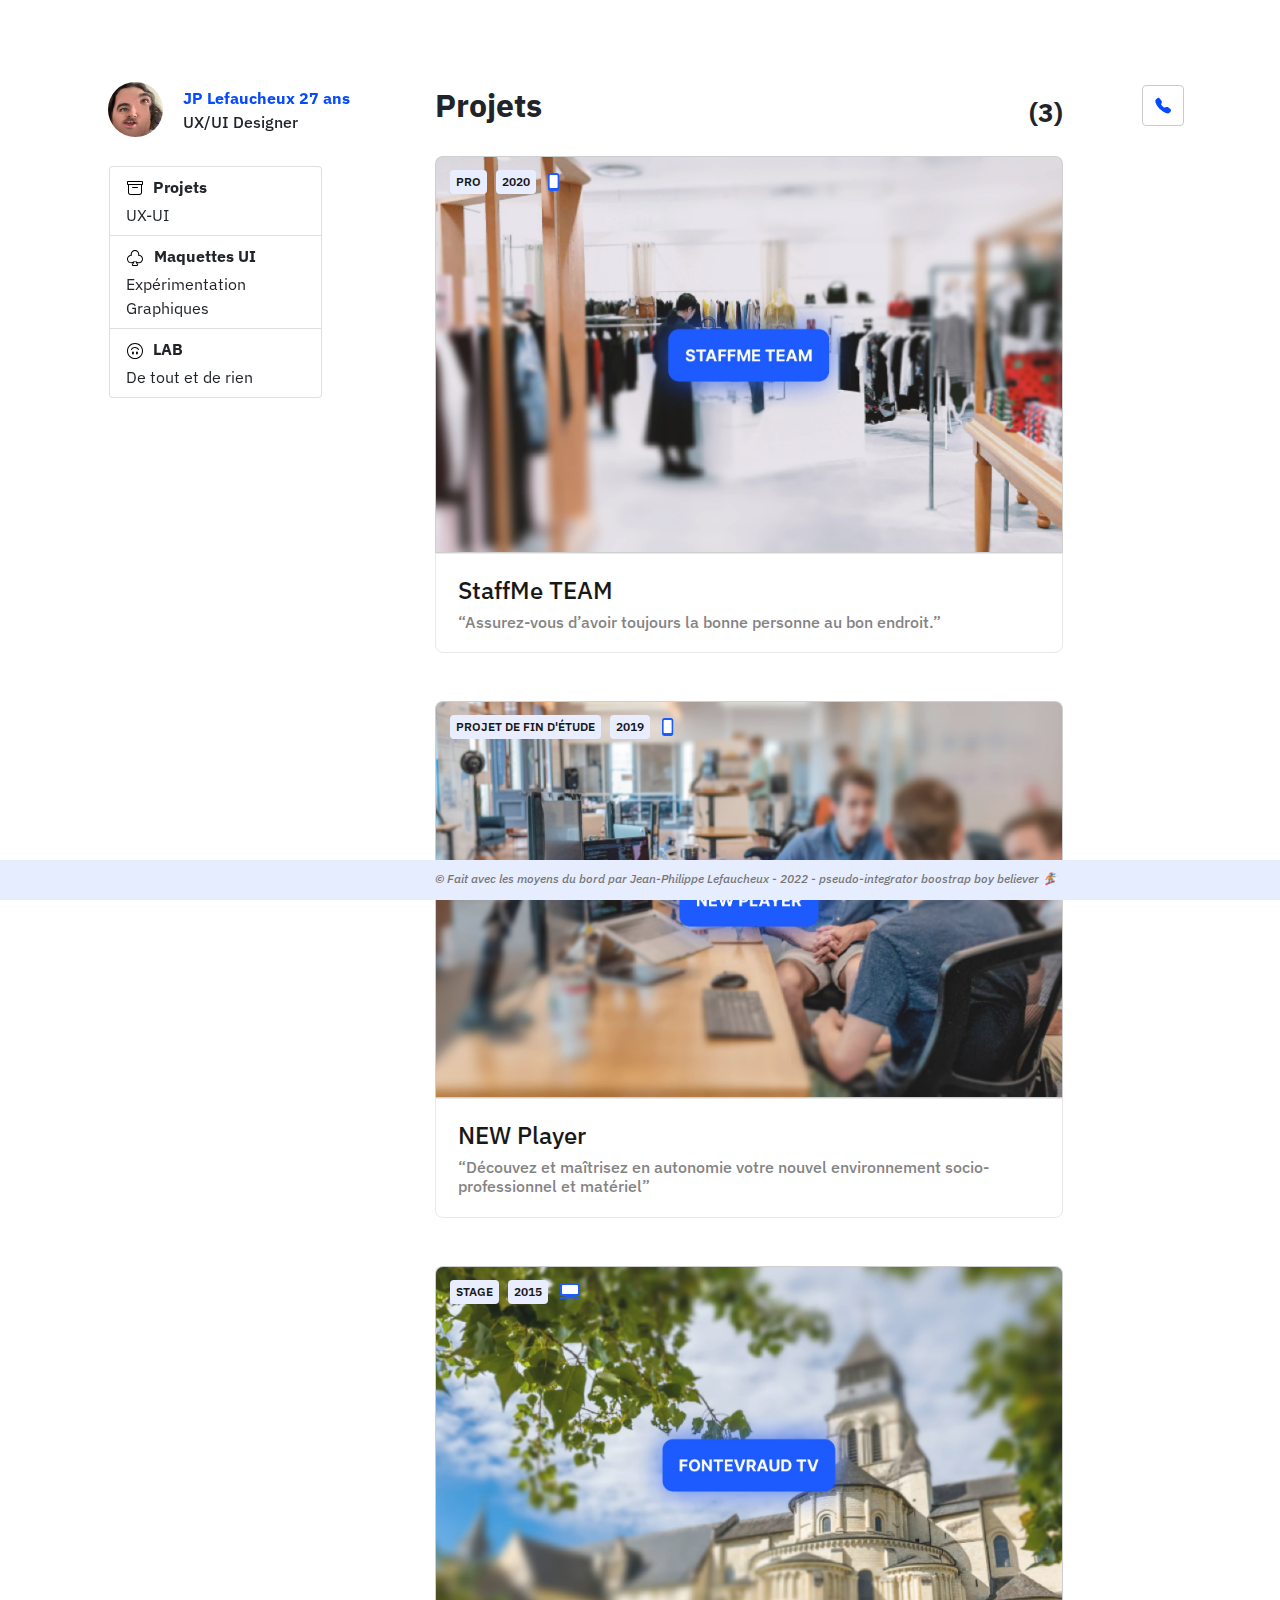
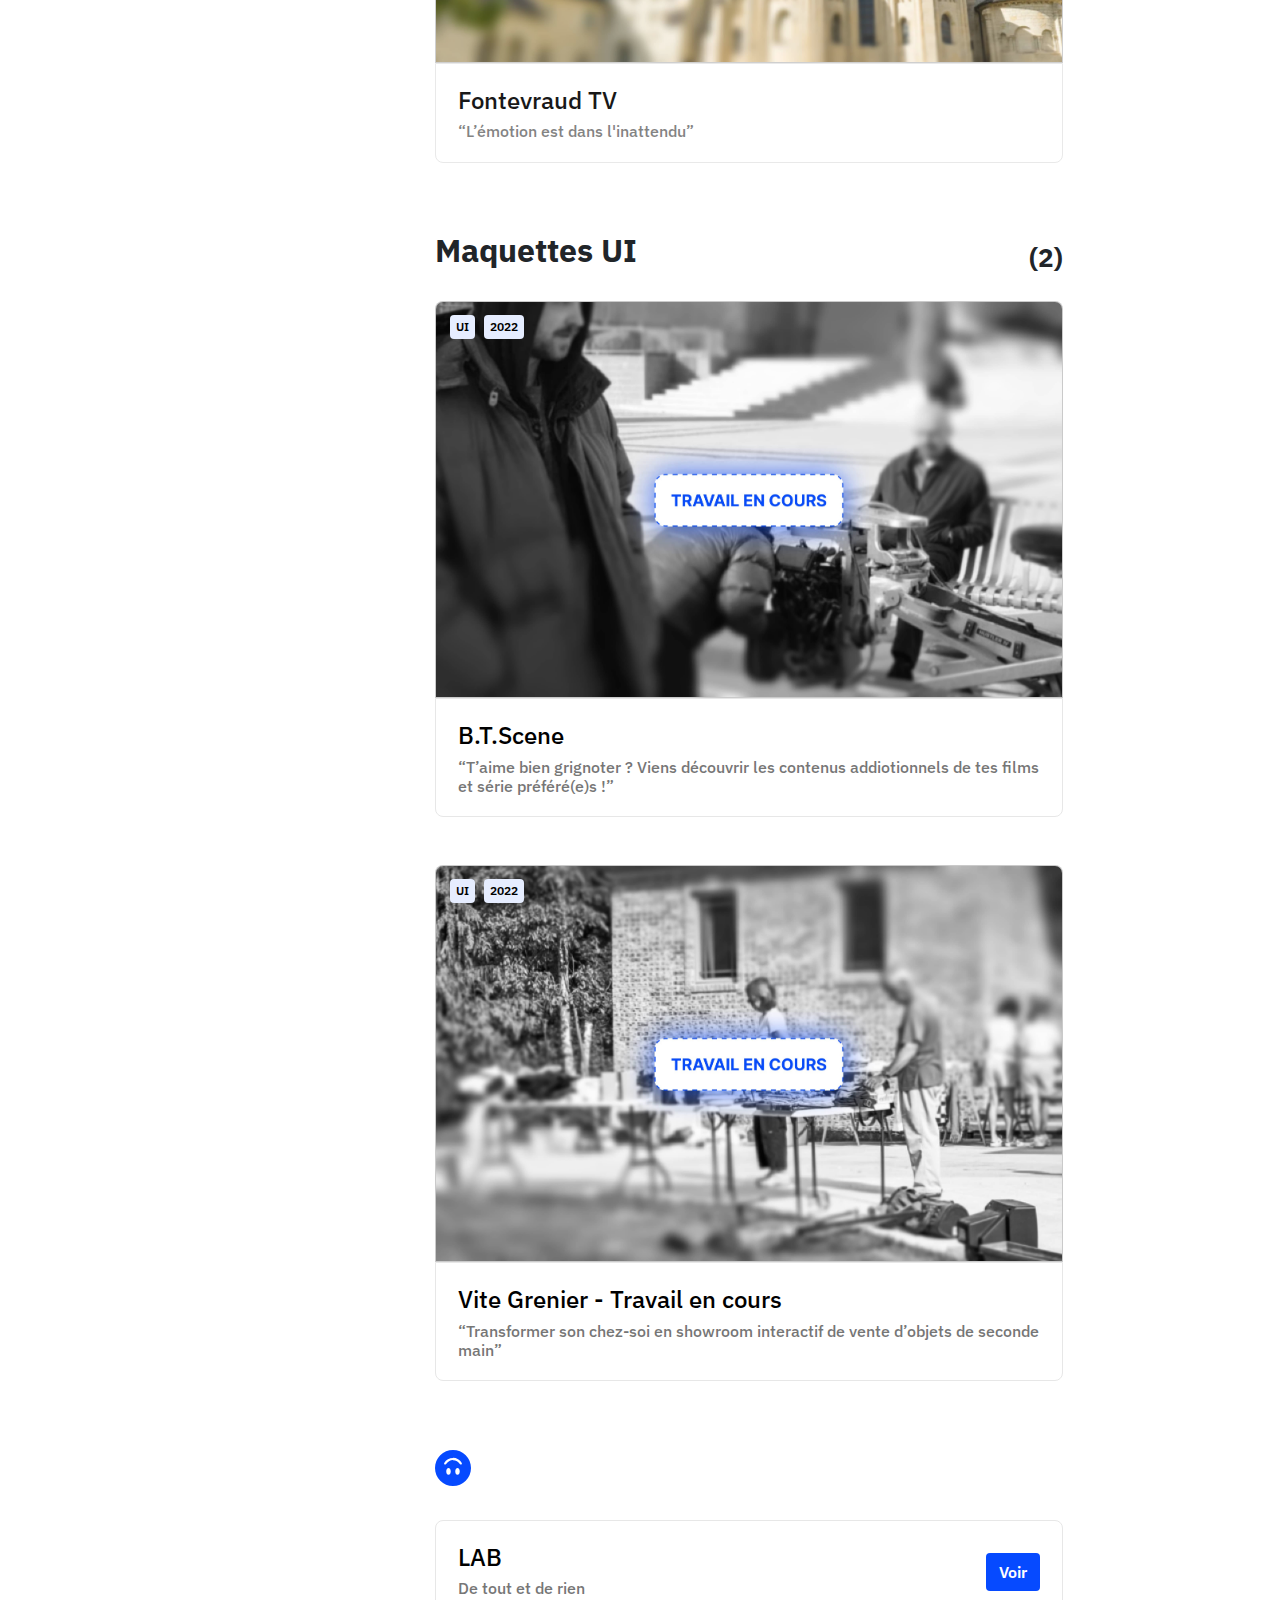
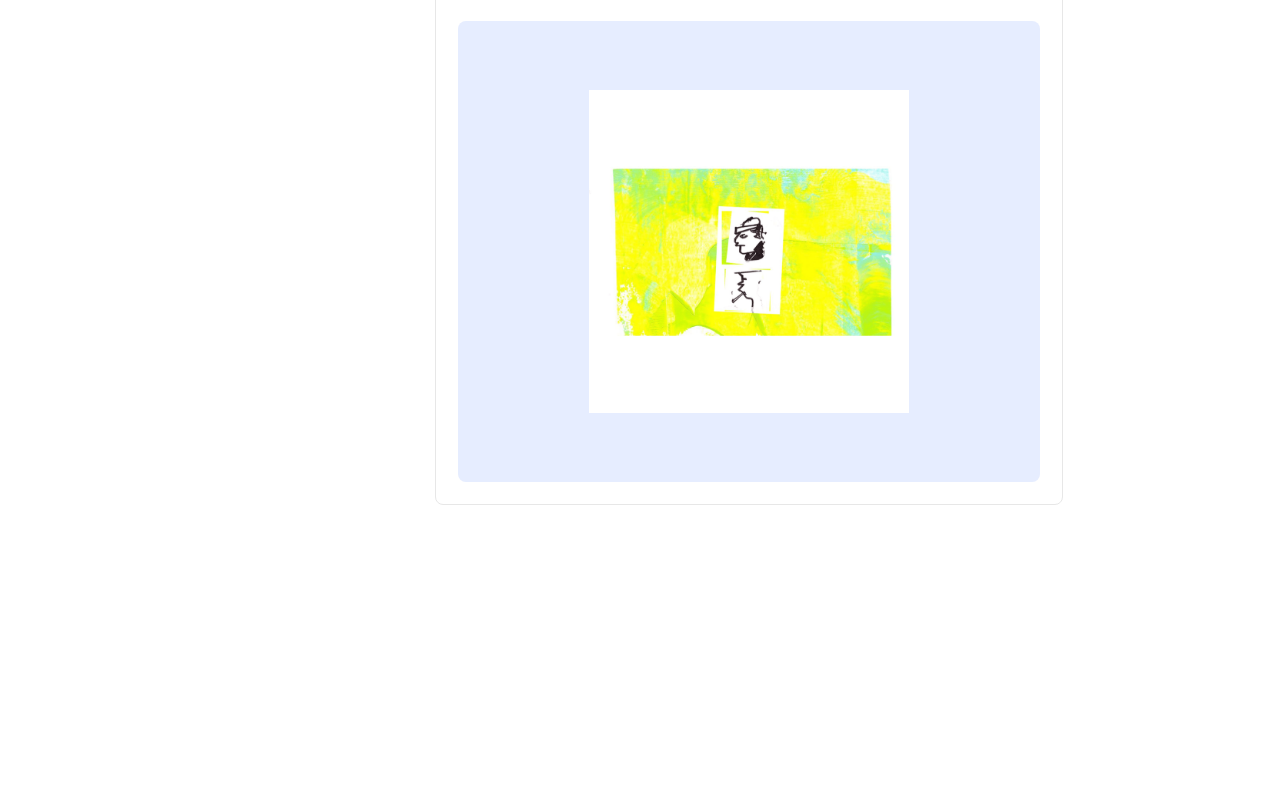
<file: index.html>
<!DOCTYPE html>
<html lang="en">

<head>
    <meta charset="UTF-8">
    <meta http-equiv="X-UA-Compatible" content="IE=edge">
    <meta name="viewport" content="width=device-width, initial-scale=1">
    <link rel="stylesheet" href="bootstrap.css">
    <link rel="stylesheet" href="style.css">
    <title>Jp's Portfolio</title>
    <link rel="shortcut icon" type="image/png" href="./img/favicone.png"/>
</head>
<!-- LEFT NAV -->
<!-- ______________________________________________________________________________________________________ -->
<body class="">
  <!-- Button contact -->
  <button class="btn btn-primary buttoncustomcontact" type="button" data-bs-toggle="offcanvas" data-bs-target="#offcanvasTop" aria-controls="offcanvasTop"><img src="media/icon/contact.svg" class="icocontact"></button>

  <!-- OFFCANVAS CONTENT -->
  <div class="offcanvas offcanvas-top customsize" tabindex="-1" id="offcanvasTop" aria-labelledby="offcanvasTopLabel">
    <div class="row">
      <!-- ALERT CONTENT -->
      <div class="alert alert-secondary justify-content-evenly alertcustominconctact" role="alert">

        <div class="ppinconctact col-3 offset-1">
          <img src="./img/ppjp.JPG" class="profilpicincontact">
          <div class="bioincontact">
            <span class="name3">JP Lefaucheux</span>
            <br>
            <span class="job">27 ans - UX/UI Designer</span>
          </div>
        </div>

        <button class="btn btn-primary closebutton" data-bs-dismiss="offcanvas"><img src="./media/icon/close.svg" class="icocustomlink"><span class="closebuttonico"></span></button>
        
        <a href="./img/cv-jeanphilippe-lefaucheux-all.pdf" target="_blank"><button class="btn btn-primary buttoncv"><img src="./media/icon/download-white.svg" class="closebuttonico"><span class="cvtitle">CV PDF</span></button></a>
        
        <a href="https://www.linkedin.com/in/jean-philippe-lefaucheux" target="_blank"><button class="btn btn-primary buttonlinkedin"><img src="./media/icon/linkedin.svg" class="icocustomlink"><span class="linktitle"></span>Linkedin</button></a>
        
        <a href="https://www.instagram.com/jpeg.io_dw/?hl=fr" target="_blank"><button class="btn btn-primary buttoninstagram"><img src="./media/icon/instagram.svg" class="icocustominsta"><span class="instatitle">Instagram</span></button></a>

        <a href="tel:06-13-94-00-50"><button class="btn btn-primary buttontel"><img src="./media/icon/call.svg" class="icocustominsta"><span class="instatitle">06 13 94 00 50</span></button></a>

        <a href="mailto:lefaucheux.jeanphilippe@gmail.com?subject=Hello JP 👋"><button class="btn btn-primary buttonmail"><img src="./media/icon/mail.svg" class="icocustominsta"><span class="instatitle">lefaucheux.jeanphilippe@gmail.com</span></button></a>
      </div>
    </div>
  </div>
  <!-- LEFT FIXED NAV -->
  <div class="left-pannel" tabindex="0">
    <div class="row">
      <div class="col-12 col-lg-4">
        <div class="bioblock">
          <img src="./img/ppjp.JPG" class="profilpic">
          <div class="bio">
            <span class="name3">JP Lefaucheux <span class="hidesmalldevice">27 ans</span></span>
            <br>
            <span class="job">UX/UI <span class="hidesmalldevice">Designer</span></span>
          </div>
        </div>
        
        <div class="list-group list-group-horizontal col-lg-2">

          <a href="#list-item-1" class="list-group-item customnavproject">
            <img src="media/icon/project.svg" class="iconavproject">
            <span class="name">Projets</span>
            <br>
            <span class="name2">UX-UI</span>
          </a>

          <a href="#list-item-2" class="list-group-item customnavui">
            <img src="media/icon/ui.svg" class="iconavui">
            <span class="name">Maquettes UI</span>
            <br><span class="name2">Expérimentation Graphiques</span>
          </a>

          <a href="#list-item-3" class="list-group-item customnnavlab">
            <img src="media/icon/lab.svg" class="iconavlab">
            <span class="name">LAB</span>
            <br>
            <span class="name2">De tout et de rien</span>
          </a>

        </div>
      </div>
      <p class="message-responsive"><span class="hey-mojie">🚧</span>
        <br><br>Web site still on construction on some part. Responsive Mobile will arrive asap. Contact part is curently working.</p>
      <!-- PROJECT PART -->
      <!-- ______________________________________________________________________________________________________ -->
      <div class="offset-xs-1 col-xs-10 offset-sm-1 col-sm-10 col-md-10 offset-md-1 offset-lg-4 col-lg-6">
        <div data-bs-spy="scroll" data-bs-target="#list-example" data-bs-offset="0" class="scrollspy-example" overflow-y: scroll; tabindex="0">
          <div class="">
            <h1 id="list-item-1" class="col-sm-12 orgablock1">Projets<span class="sizenumberproject">(3)</span></h1>
            <br>
            <!--
            <a href="#" class="project1">
              <div class="projectphoto1">
                <h1 class="badge bg-dark">PRO</h1>
                <h1 class="badge bg-secondary">2021</h1>
                <img src="./media/icon/desktop.svg" class="icon">
                <img src="media/icon/plus.svg">
                <img src="media/icon/phone.svg">
              </div>
              <div class="padtopone">
                <h4 id="" class="">StaffMe COMPANY</h4>
                <h6><span class="subtitle">“Besoin de renfort ?”</span></h6>
              </div>
            </a> -->

            <a href="./index-staffmeteam.html" class="hover-project">
              <div class="projectphoto2">
                <h1 class="badge bg-dark">PRO</h1>
                <h1 class="badge bg-secondary">2020</h1>
                <img src="media/icon/phone.svg" class="icon">
              </div>
              <div class="padtopone">
                <h4 id="" class="">StaffMe TEAM</h4>
                <h6><span class="subtitle">“Assurez-vous d’avoir toujours la bonne personne au bon endroit.”</span></h6>
              </div>
            </a>
            <br>
            <br>
            <a href="./index-np.html" class="hover-project">
              <div class="projectphoto1">
                <h1 class="badge bg-dark">PROJET DE FIN D'ÉTUDE</h1>
                <h1 class="badge bg-secondary">2019</h1>
                <img src="media/icon/phone.svg" class="icon">
              </div>
              <div class="padtopone">
                <h4 id="" class="">NEW Player</h4>
                <h6><span class="subtitle">“Découvez et maîtrisez en autonomie votre nouvel environnement socio-professionnel et matériel”</span></h6>
              </div>
            </a>
            <br>
            <br>
            <a href="./index-fontevraud.html" class="hover-project">
              <div class="projectphoto3">
                <h1 class="badge bg-dark">STAGE</h1>
                <h1 class="badge bg-secondary">2015</h1>
                <img src="./media/icon/tv.svg" class="icon">
              </div>
              <div class="padtopone">
                <h4 id="" class="">Fontevraud TV</h4>
                <h6><span class="subtitle">“L’émotion est dans l'inattendu”</span></h6>
              </div>
            </a>
          </div>
          <!-- UI'S PROJECT PART -->
          <!-- ______________________________________________________________________________________________________ -->
          <div class="">
            <h1 id="list-item-2" class="col-sm-12 orgablock2">Maquettes UI<span class="float-end sizenumberproject">(2)</span></h1>
            <br>
            <!--
            <a href="#" class="hover-project"> -->
              <div class="projectphoto4">
                <h1 class="badge bg-dark">UI</h1>
                <h1 class="badge bg-secondary">2022</h1>
              </div>
              <div class="padtopone">
                <h4 id="" class="">B.T.Scene</h4>
                <h6><span class="subtitle">“T’aime bien grignoter ? Viens découvrir les contenus addiotionnels de tes films et série préféré(e)s !”</span></h6>
              </div>
            <!-- 
            </a> -->
            <br>
            <br>
            <!--
            <a href="#" class="hover-project"> -->
              <div class="projectphoto5">
                <h1 class="badge bg-dark">UI</h1>
                <h1 class="badge bg-secondary">2022</h1>
              </div>
              <div class="padtopone">
                <h4 id="" class="">Vite Grenier - Travail en cours</h4>
                <h6><span class="subtitle">“Transformer son chez-soi en showroom interactif de vente d’objets de seconde main”</span></h6>
              </div>
            <!--
            </a> -->
            <!--
            <a href="#" class="hover-project">
              <div class="padtopthree">
                <h4 id="" class="">B.T.Scene</h4>
                  <h6><span class="subtitle">“T’aime bien grignoter ? Viens découvrir les contenus addiotionnels de tes films et série préféré(e)s !”.</span></h6>
              </div>
            </a> 
            <a href="#" class="hover-project">
              <div class="padtoptwo">
                <h4 id="" class="">VITE GRENIER</h4>
                  <h6><span class="subtitle">“Transformer son chez soit en showroom interactif de vente d’objet de seconde main”.</span></h6>
              </div>
            </a>
            <div class="padtoptwo">
              <h4 id="" class="">DOCU-RATION</h4>
                <h6><span class="subtitle">“Parcourir un catalogue de documentaires boulversants”.</span></h6>
            </div> -->
            <!--
            <div class="padtoptwo">
              <h4 id="" class="">REMINDER</h4>
                <h6><span class="subtitle">“Un site pour les “chercheurs” d’appartement passif”. </span></h6>
            </div> -->
          </div>
          <!-- LAB'S PART -->
          <!-- ______________________________________________________________________________________________________ -->
          <div class="">
            <h1 id="list-item-3" class="col-sm-12 orgablock2"><img src="media/icon/full-smile.svg" class="icotitle"><span class="float-end sizenumberproject"></span></h1>
            <br>
            <div class="padtoplab">
              <a href="./index-lab.html">
                <button class="btn buttoncustom">Voir</button>
              </a>
              <h4 id="" class="">LAB</h4>
              <h6><span class="subtitle">De tout et de rien</span></h6>
              <div class="projectphotolab">
              </div>
            </div>
          </div>
        </div>
      </div>
    </div>
  </div>
  <!-- FOOTER -->
  <!-- ______________________________________________________________________________________________________ -->
  <footer>
    <h6 class="col-xs-0 offset-xs-0 col-lg-8 offset-lg-4"><span class="footertext">© Fait avec les moyens du bord par Jean-Philippe Lefaucheux - 2022 - pseudo-integrator boostrap boy believer 🏂</span></h6>
  </footer>
  <!-- RUNNING SCRIPT -->
  <script src="https://cdn.jsdelivr.net/npm/@popperjs/core@2.10.2/dist/umd/popper.min.js" integrity="sha384-7+zCNj/IqJ95wo16oMtfsKbZ9ccEh31eOz1HGyDuCQ6wgnyJNSYdrPa03rtR1zdB" crossorigin="anonymous"></script>
  <script src="https://cdn.jsdelivr.net/npm/bootstrap@5.1.3/dist/js/bootstrap.min.js" integrity="sha384-QJHtvGhmr9XOIpI6YVutG+2QOK9T+ZnN4kzFN1RtK3zEFEIsxhlmWl5/YESvpZ13" crossorigin="anonymous"></script>
</body>
</html>
</file>
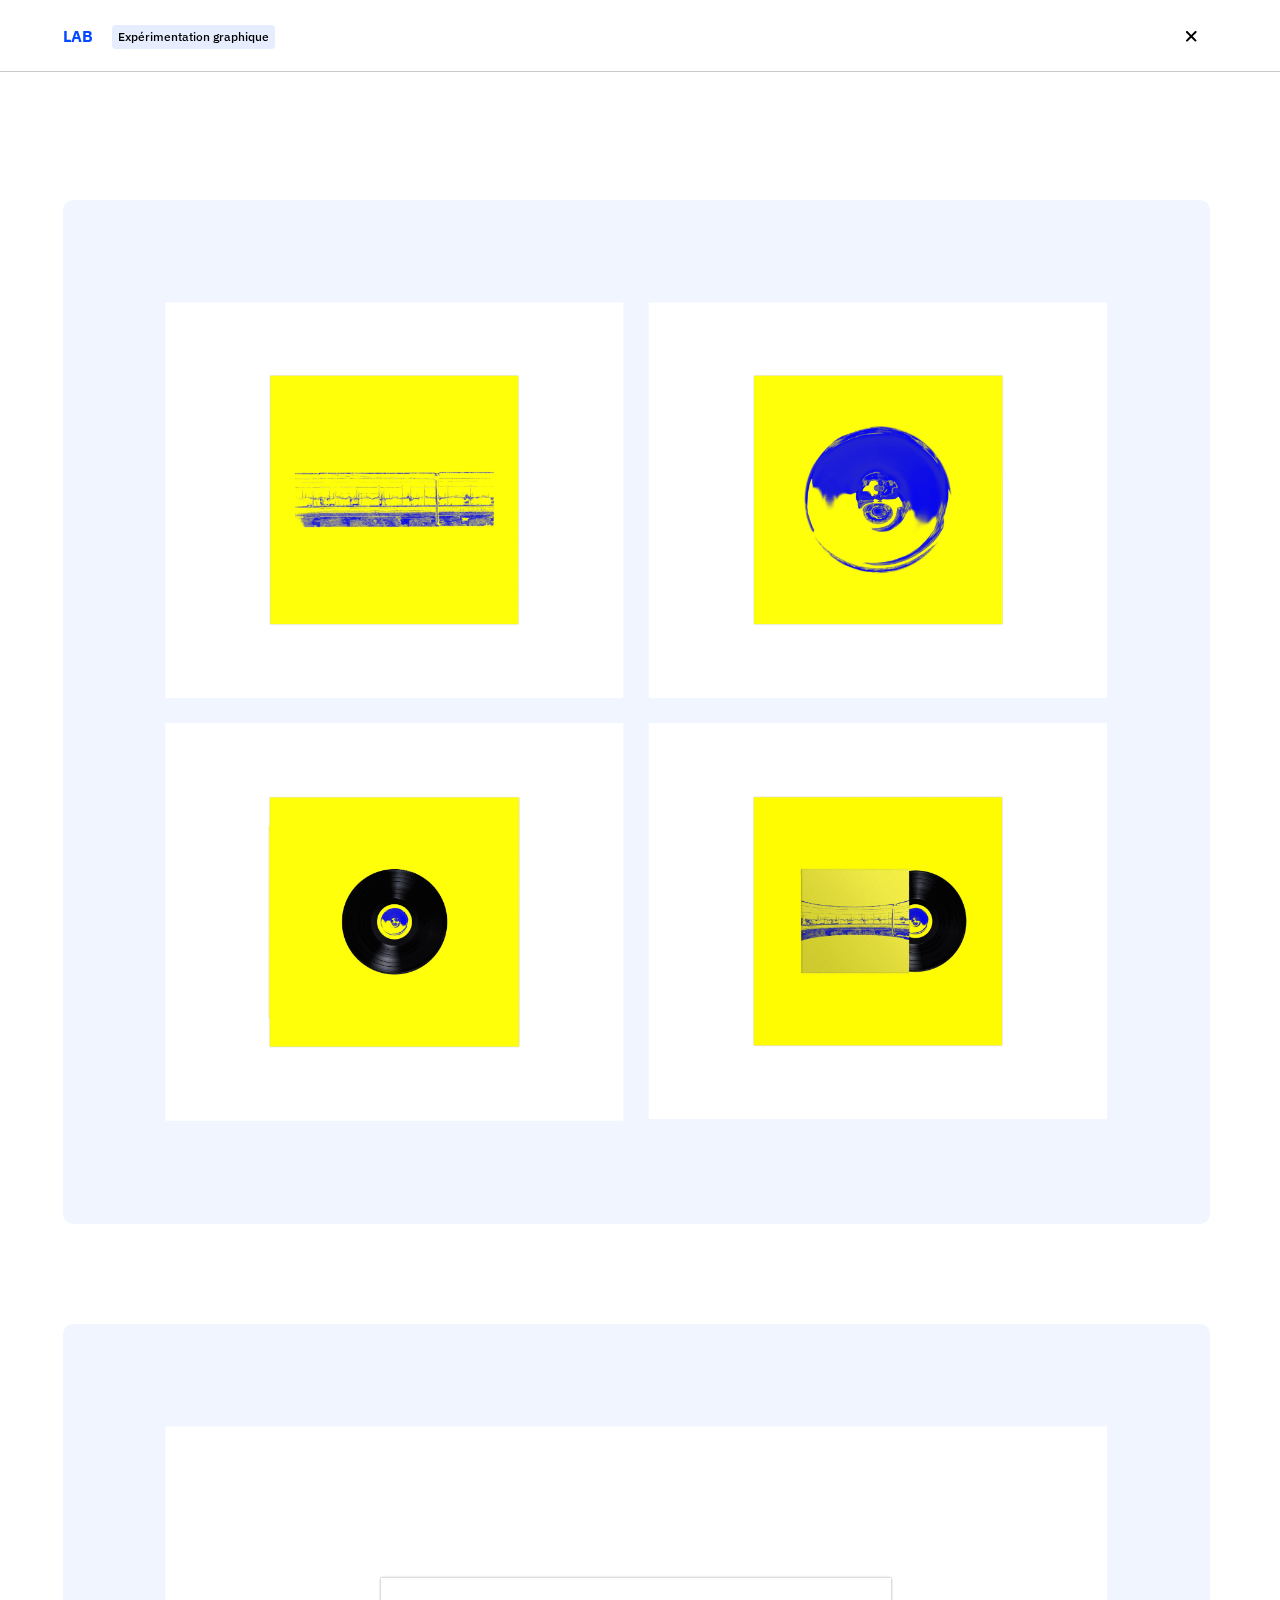
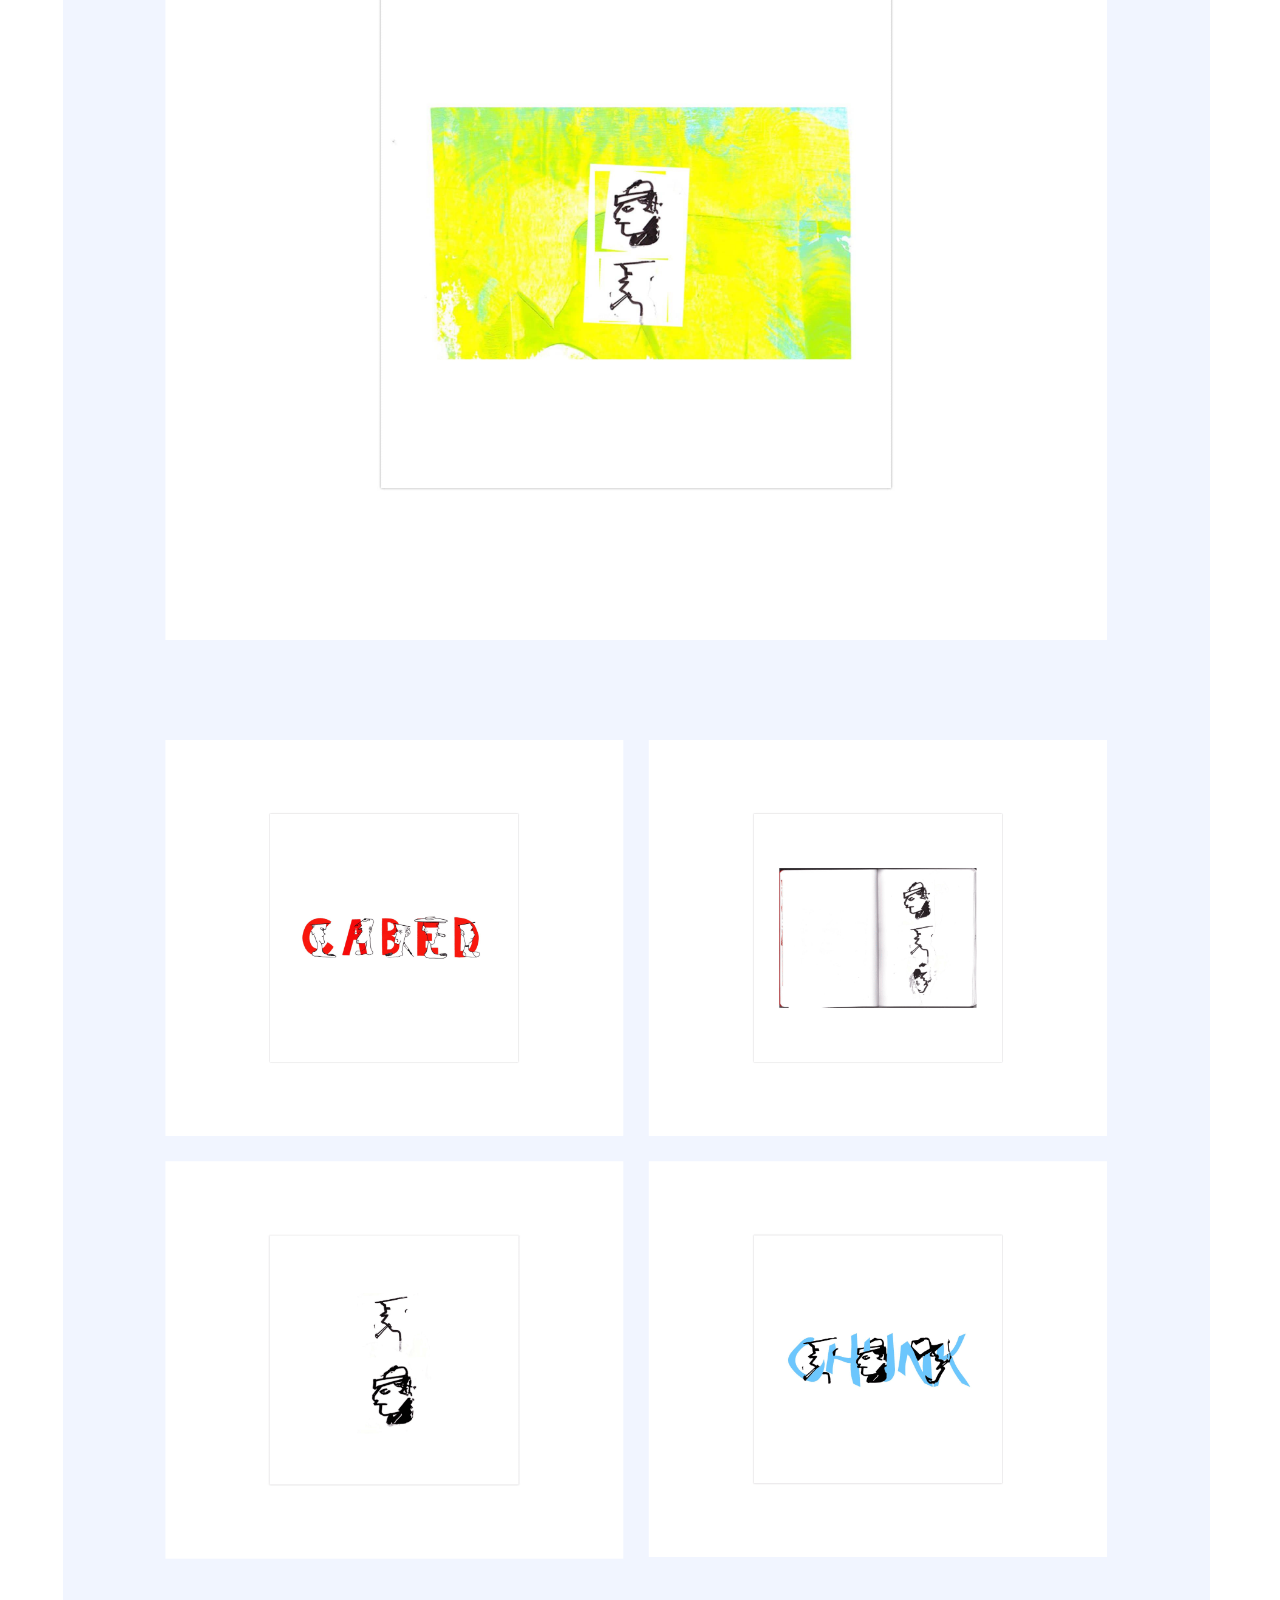
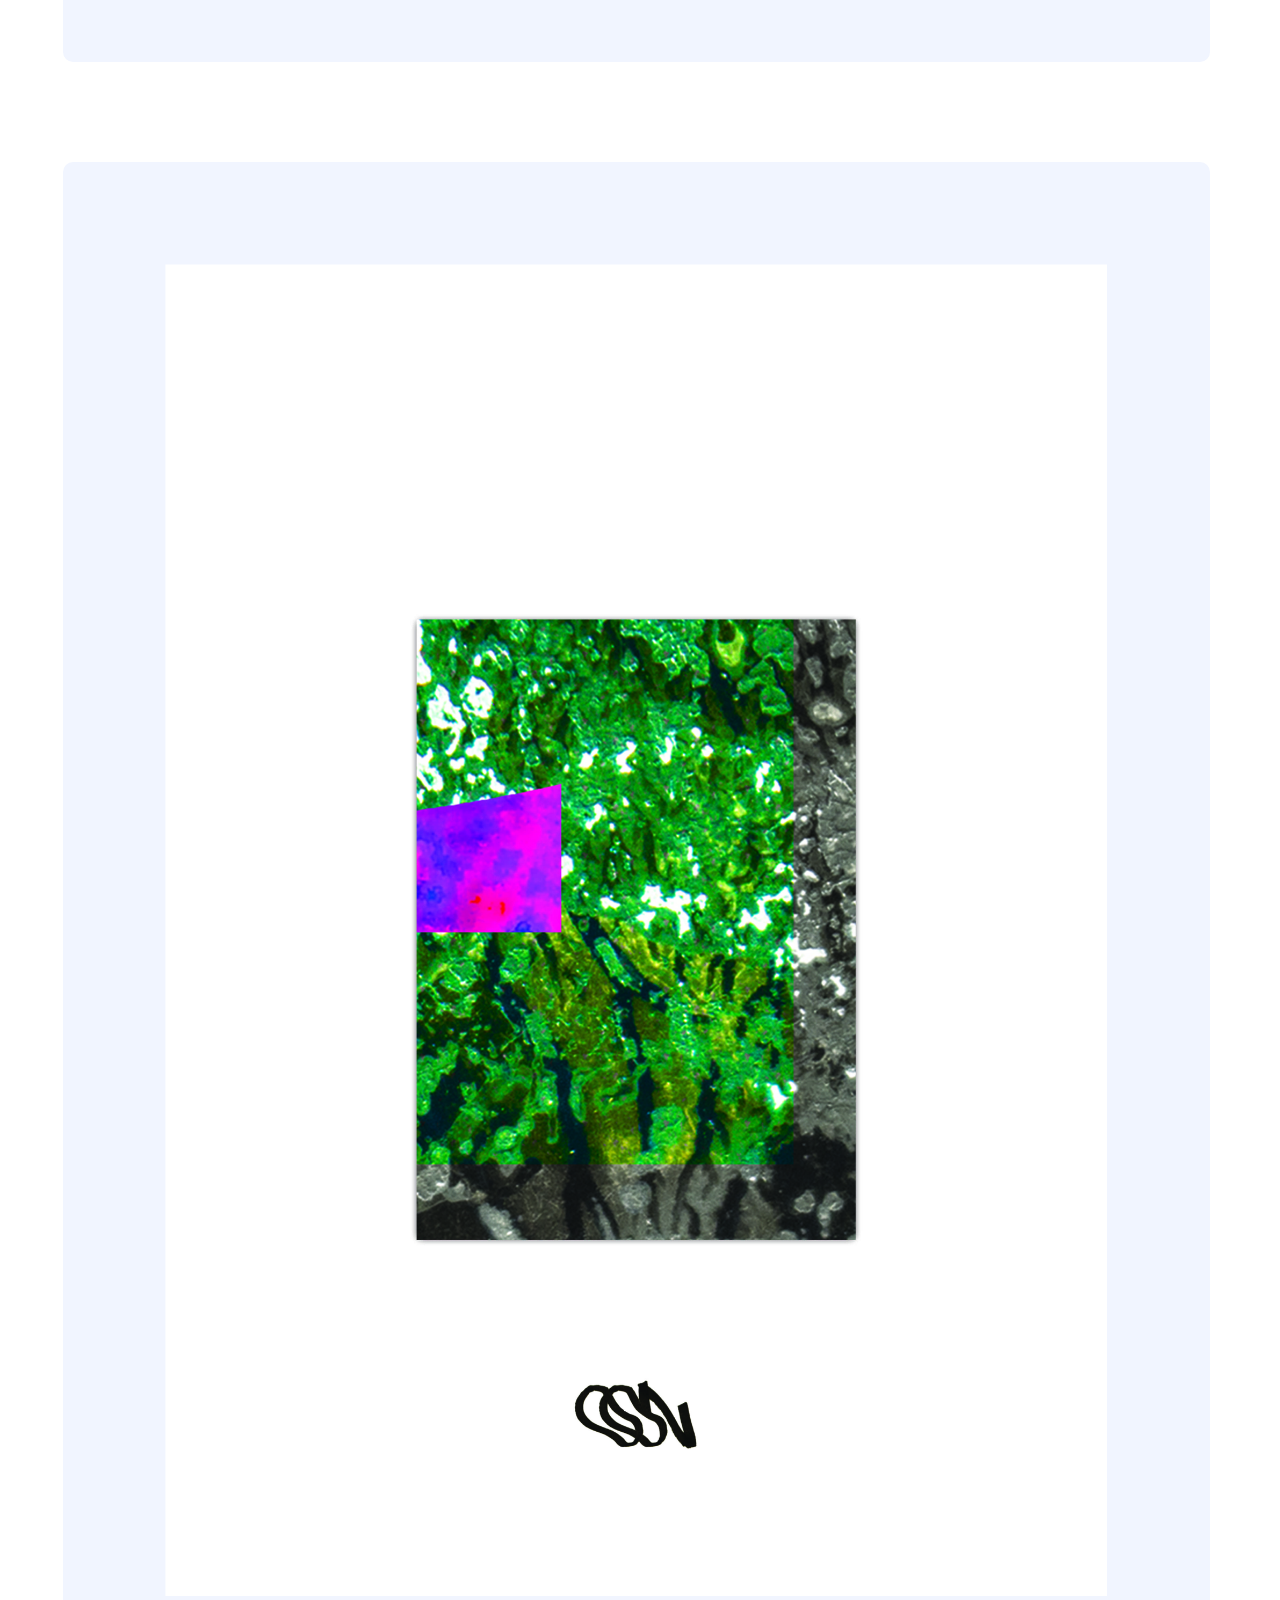
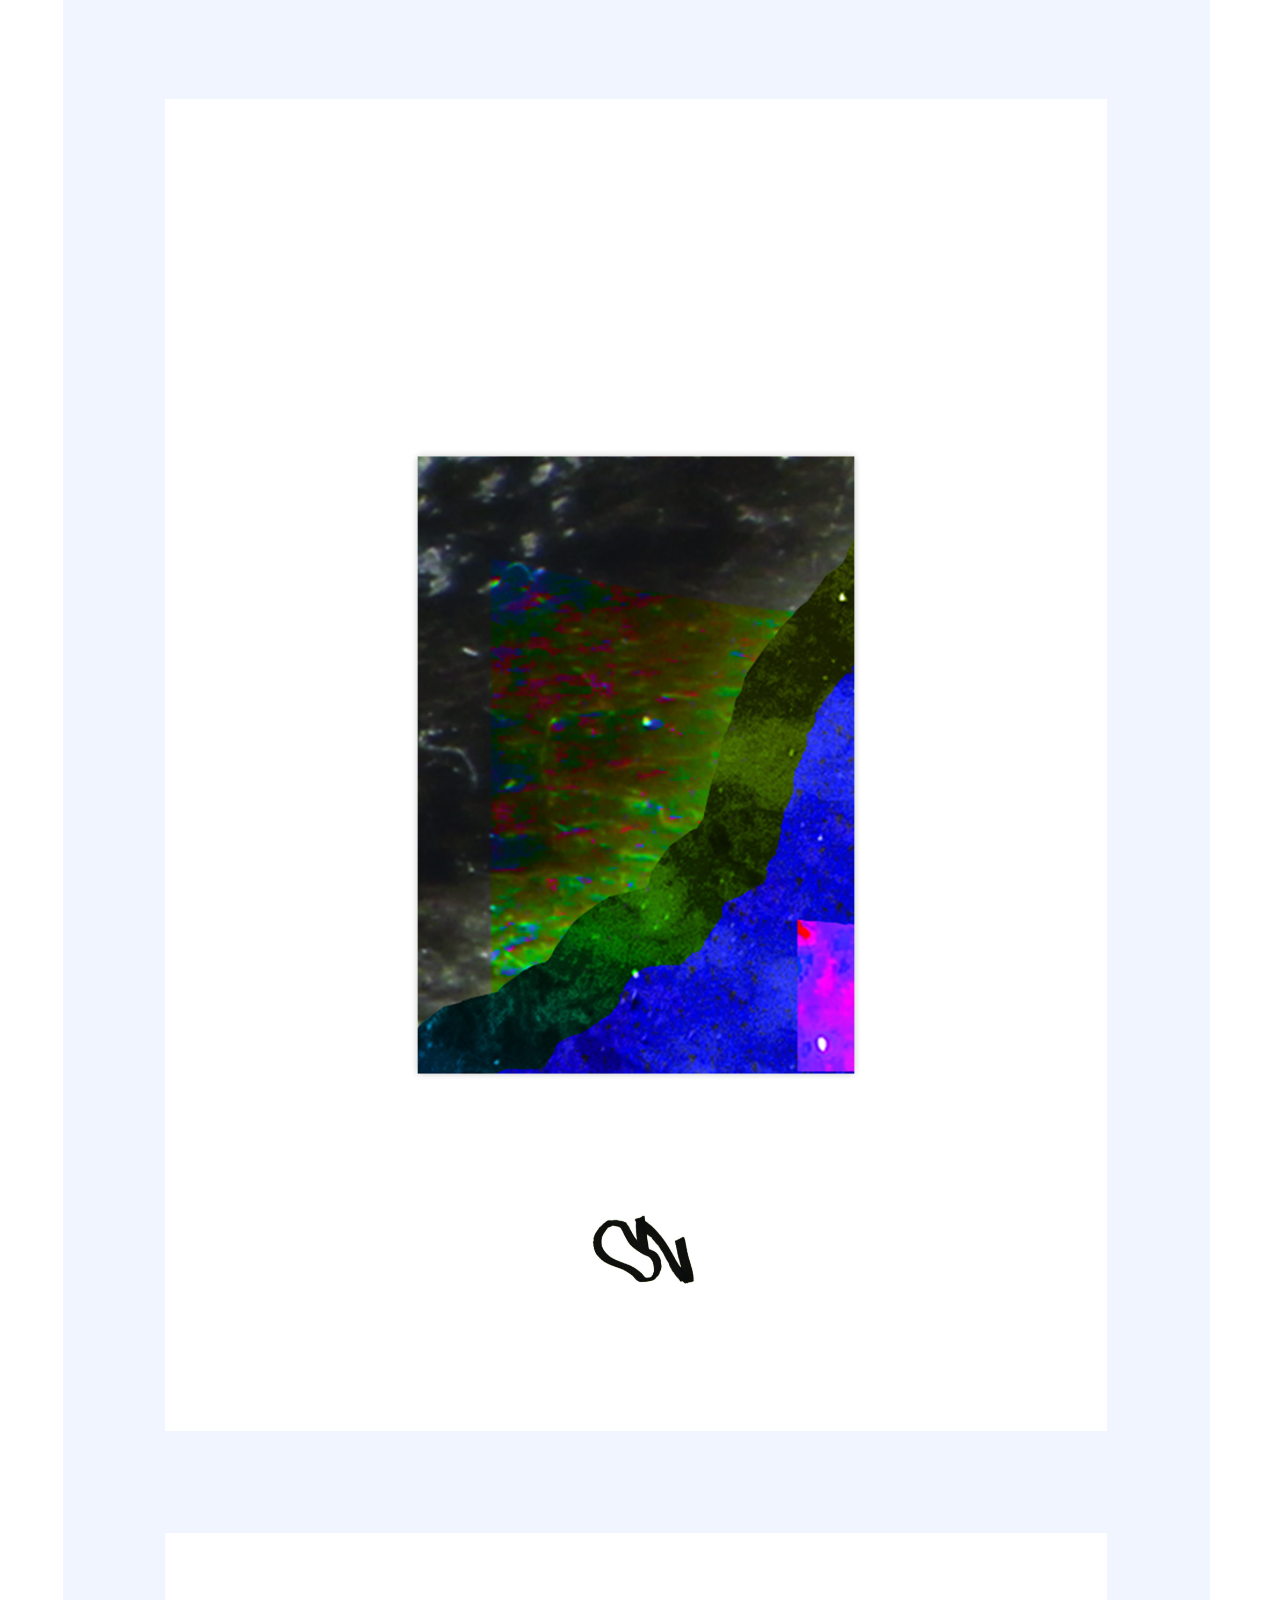
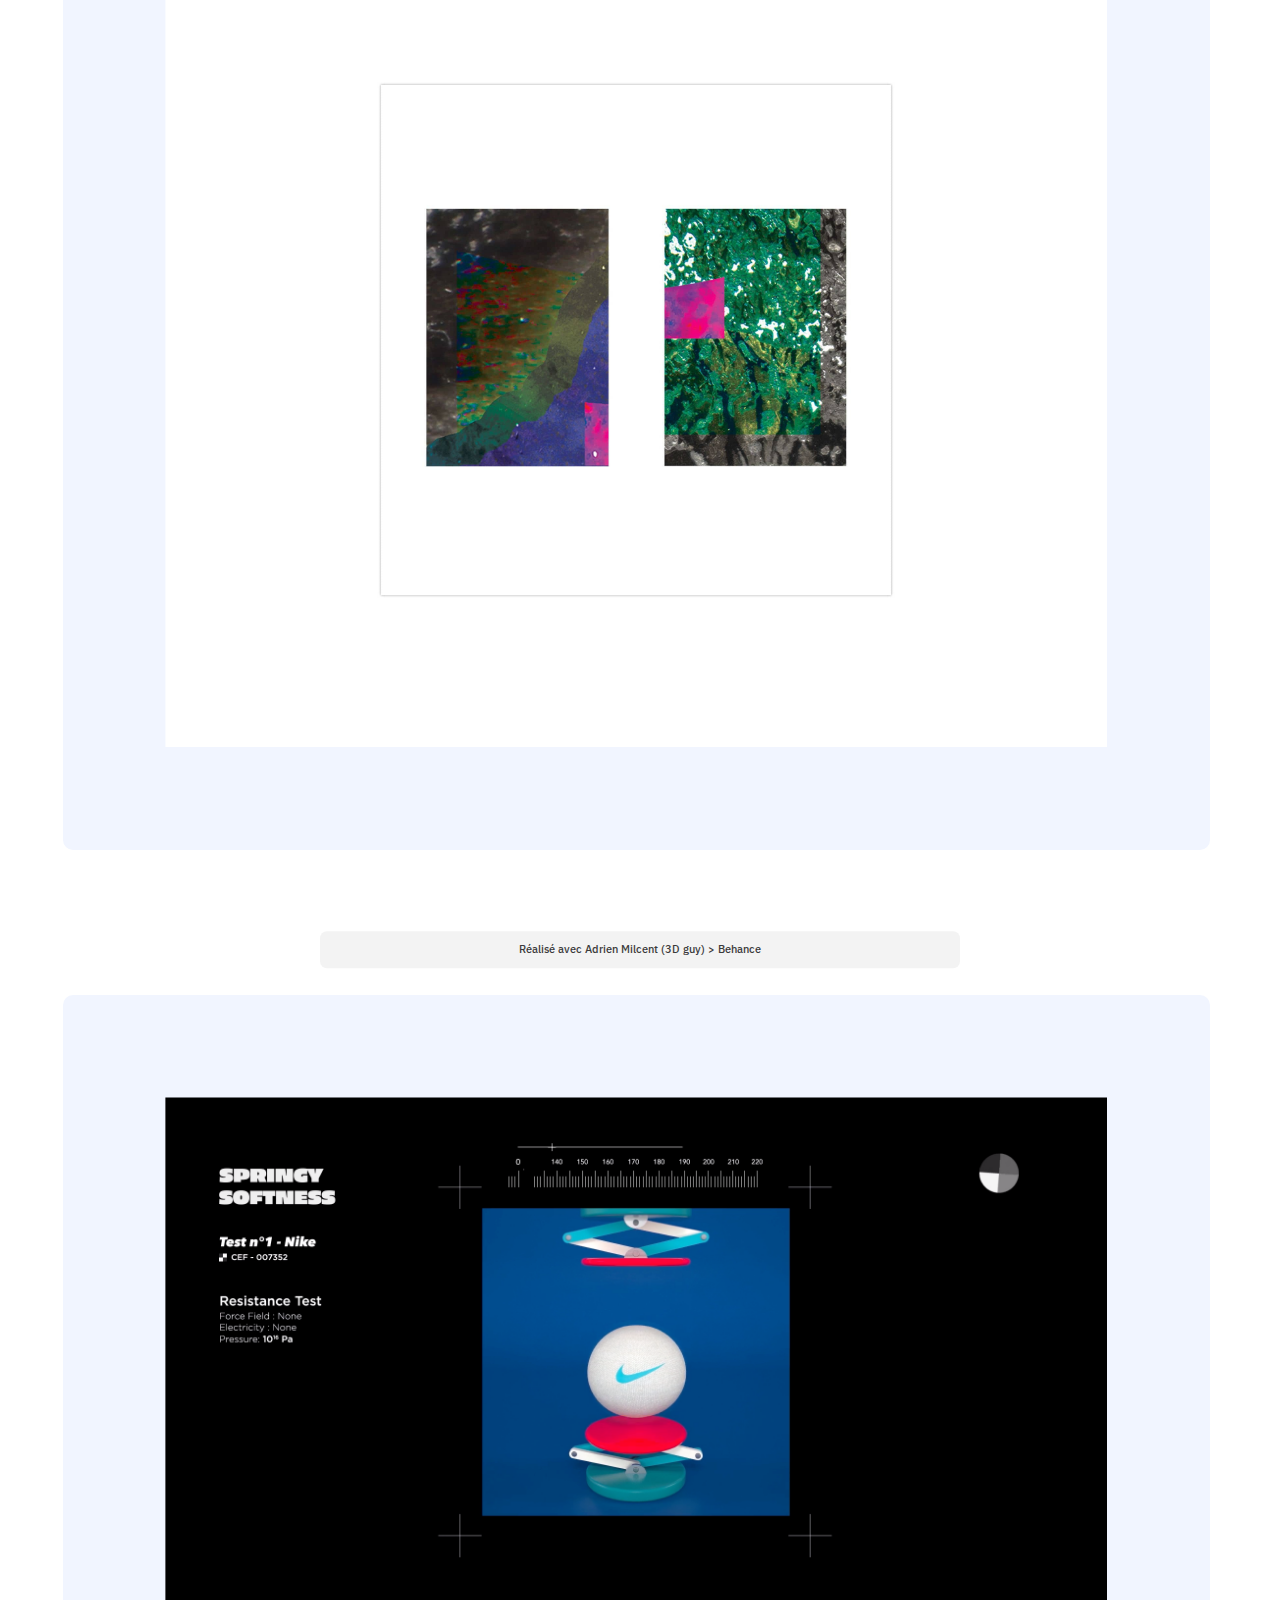
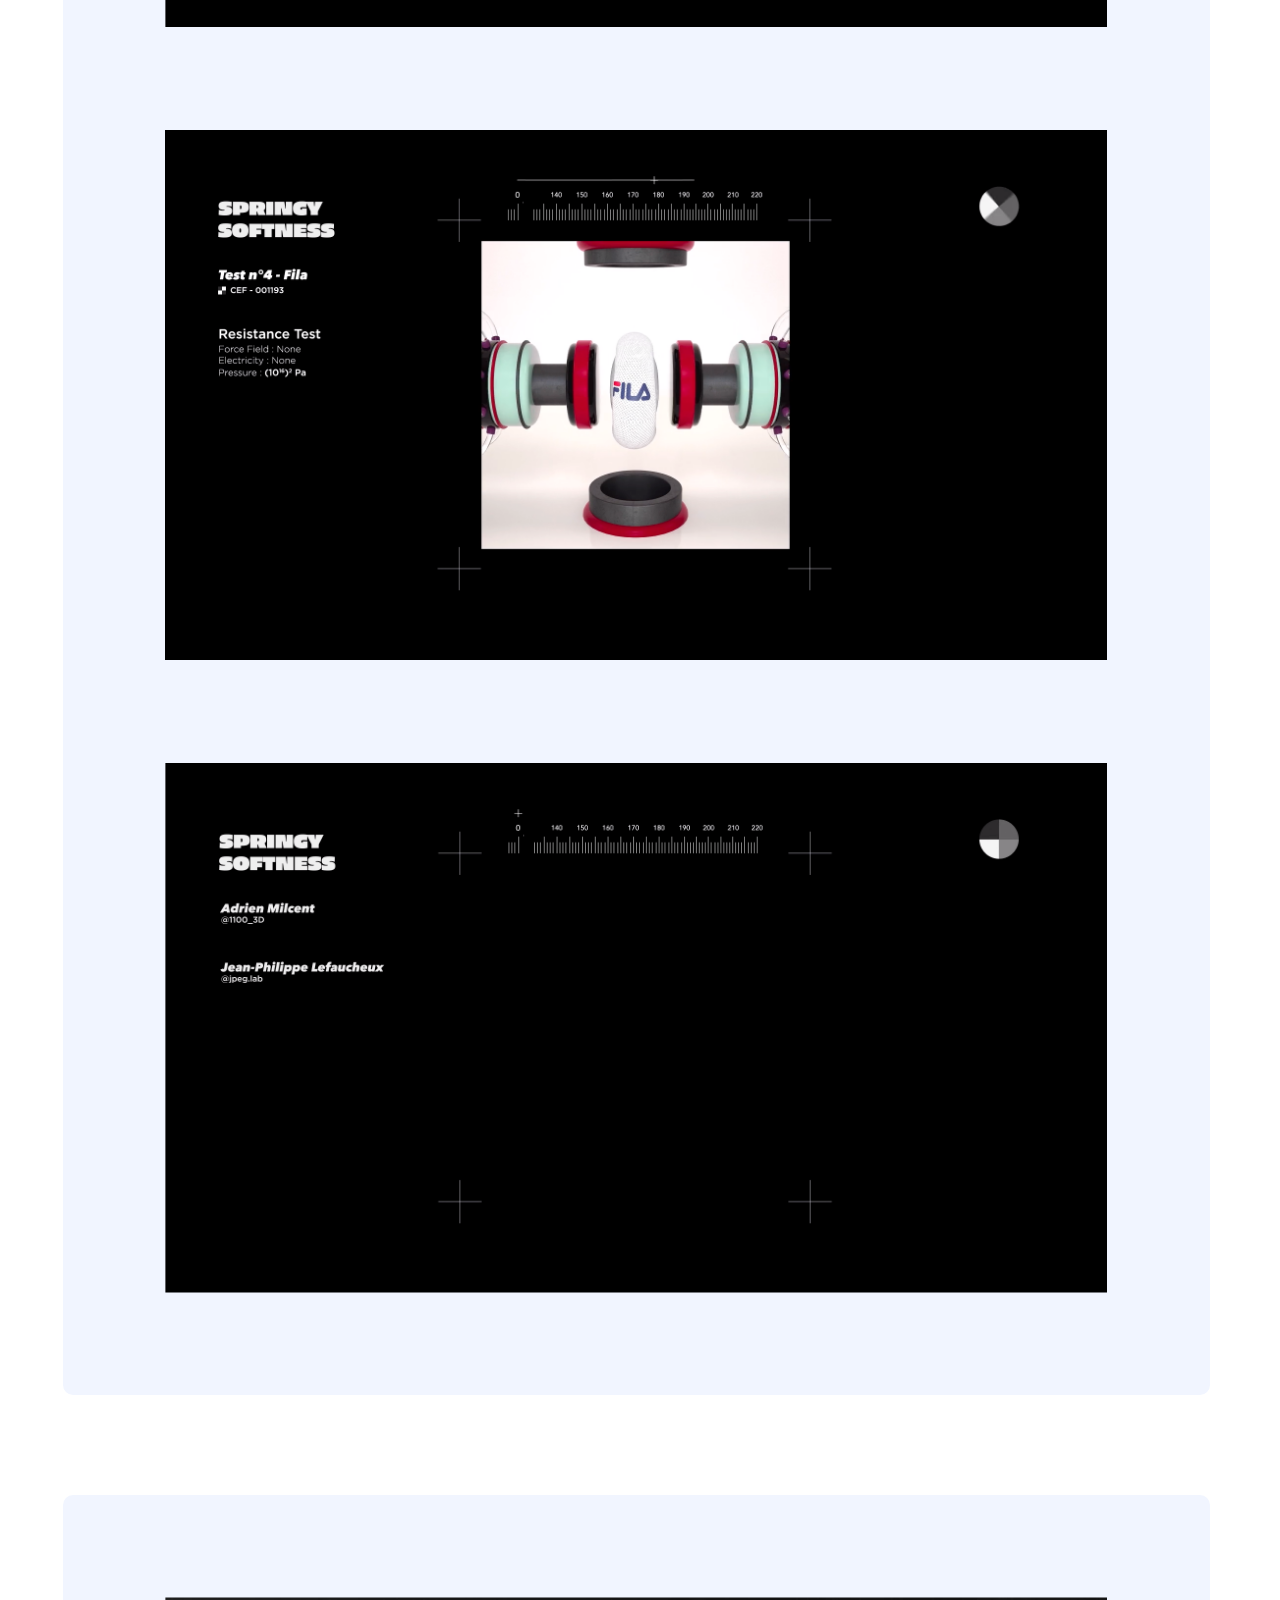
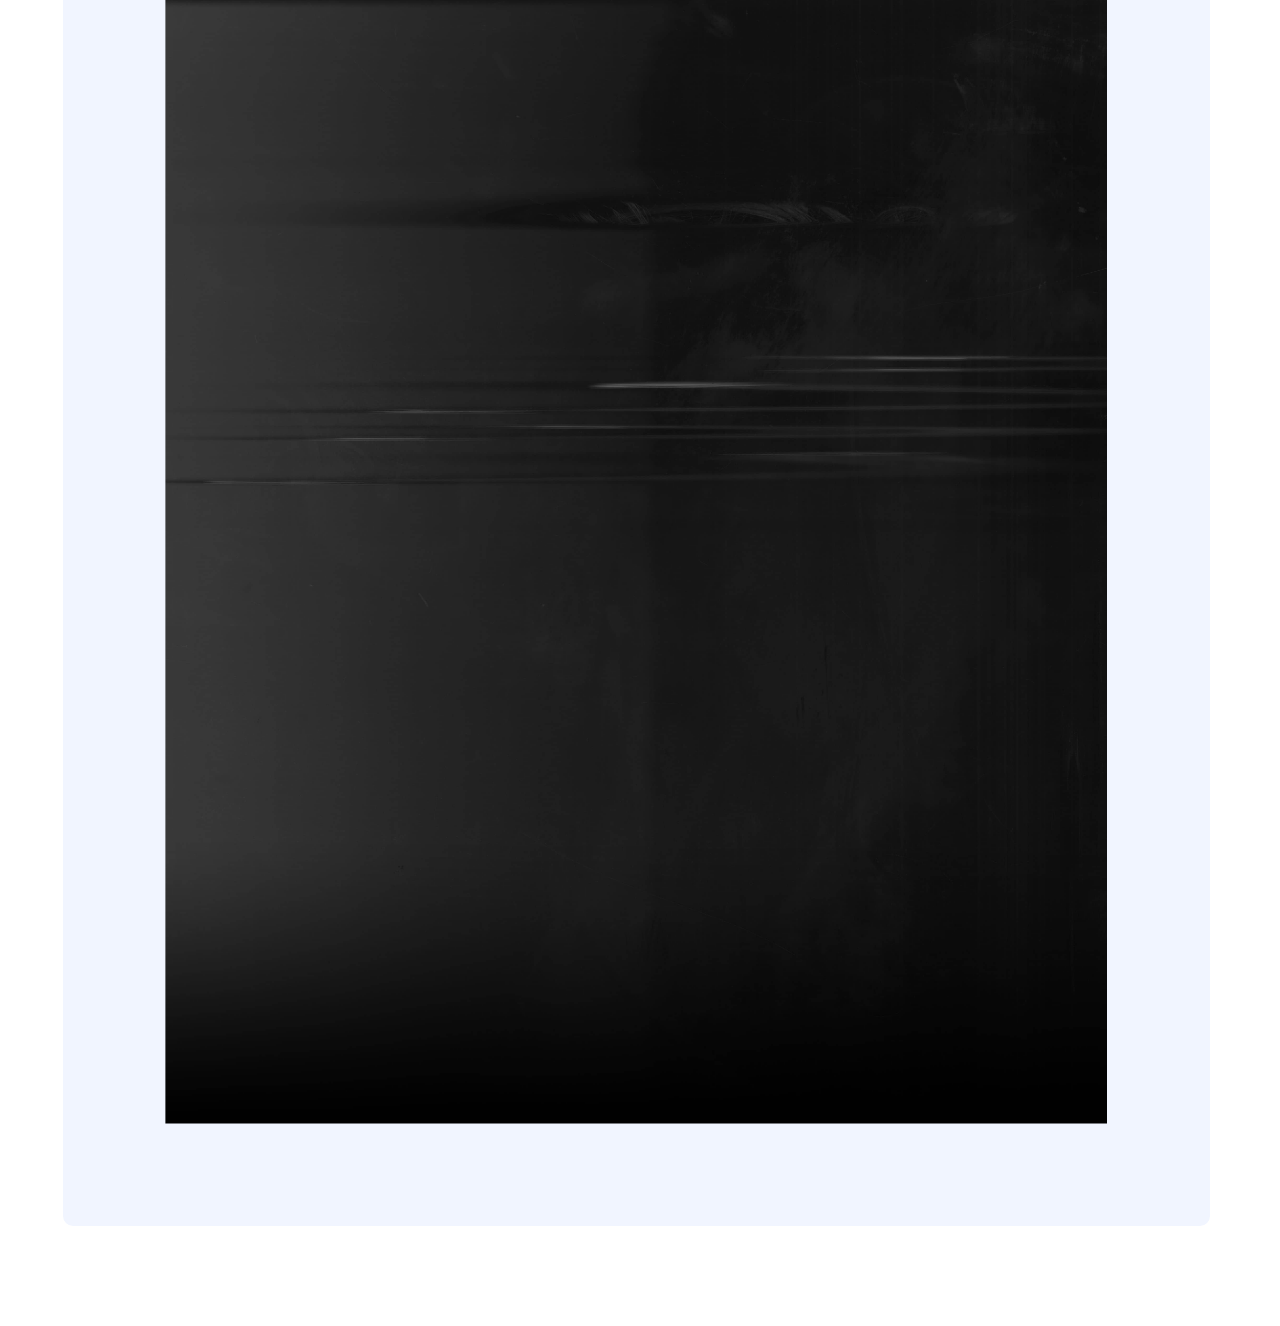
<file: index-lab.html>
<!DOCTYPE html>
<html lang="en">

<head>
    <meta charset="UTF-8">
    <meta http-equiv="X-UA-Compatible" content="IE=edge">
    <meta name="viewport" content="width=device-width, initial-scale=1.0">
    <link rel="stylesheet" href="bootstrap.css">
    <link rel="stylesheet" href="style.css">
    <title>Lab - de tout et de rien</title>
    <link rel="shortcut icon" type="image/png" href="./img/favicone.png"/>
</head>
<!-- LEFT NAV -->
<!-- ______________________________________________________________________________________________________ -->
<body class="">
  <!-- Header -->
  <div class="nav-header-lab" tabindex="0">
    <div class="row">
      <div class="">
        <a href="./index.html#list-item-3">
            <button class="btn btn-primary buttoncustomcontact-lab" type="button" data-bs-toggle="offcanvas" data-bs-target="#offcanvasTop" aria-controls="offcanvasTop"><img src="media/icon/close.svg" class="close-button-lab"></button>
        </a> 
        <div class="bioblock-lab">
          <div class="bio-lab">
            <span class="name-details-project">LAB</span>
              <h1 class="badge bg-dark title-details-tag">Expérimentation graphique</h1>
          </div>
        </div>
      </div>
    </div>
  </div>
  <!-- Body - Galerie PHOTO LAB -->
  <div class="core-lab">
    <img src="./img/lab/bleupipi-4x4.png" class="placeholder-cover-2-lab-first">
  
  <img src="./img/lab/Dessin-3.jpg" class="placeholder-cover-2-follow-begin">
  <img src="./img/lab/cabed-4x4.png" class="placeholder-cover-2-follow-end">

  <img src="./img/lab/Onn-22.jpg" class="placeholder-cover-2-follow-begin">
  <img src="./img/lab/Oon-11.jpg" class="placeholder-cover-2-follow-middle">
  <img src="./img/lab/Oon-3.jpg" class="placeholder-cover-2-follow-end">
    <div class="">
        <a href="https://www.behance.net/gallery/66636661/Springy-Softness" target="_blank">
            <h1 class="title-lab-project">Réalisé avec Adrien Milcent (3D guy) > Behance</h1>
        </a>
        <img src="./img/lab/SP-Nike.jpg" class="placeholder-cover-2-follow-begin">
        <img src="./img/lab/SP-Fila.jpg" class="placeholder-cover-2-follow-middle">
        <img src="./img/lab/SP-End.jpg" class="placeholder-cover-2-follow-end">
    </div>
    <img src="./img/lab/labo3.jpg" class="placeholder-cover-2-lab">
  </div>

  <!-- RUNNING SCRIPT -->
  <script src="https://cdn.jsdelivr.net/npm/@popperjs/core@2.10.2/dist/umd/popper.min.js" integrity="sha384-7+zCNj/IqJ95wo16oMtfsKbZ9ccEh31eOz1HGyDuCQ6wgnyJNSYdrPa03rtR1zdB" crossorigin="anonymous"></script>
  <script src="https://cdn.jsdelivr.net/npm/bootstrap@5.1.3/dist/js/bootstrap.min.js" integrity="sha384-QJHtvGhmr9XOIpI6YVutG+2QOK9T+ZnN4kzFN1RtK3zEFEIsxhlmWl5/YESvpZ13" crossorigin="anonymous"></script>
</body>
</html>
</file>
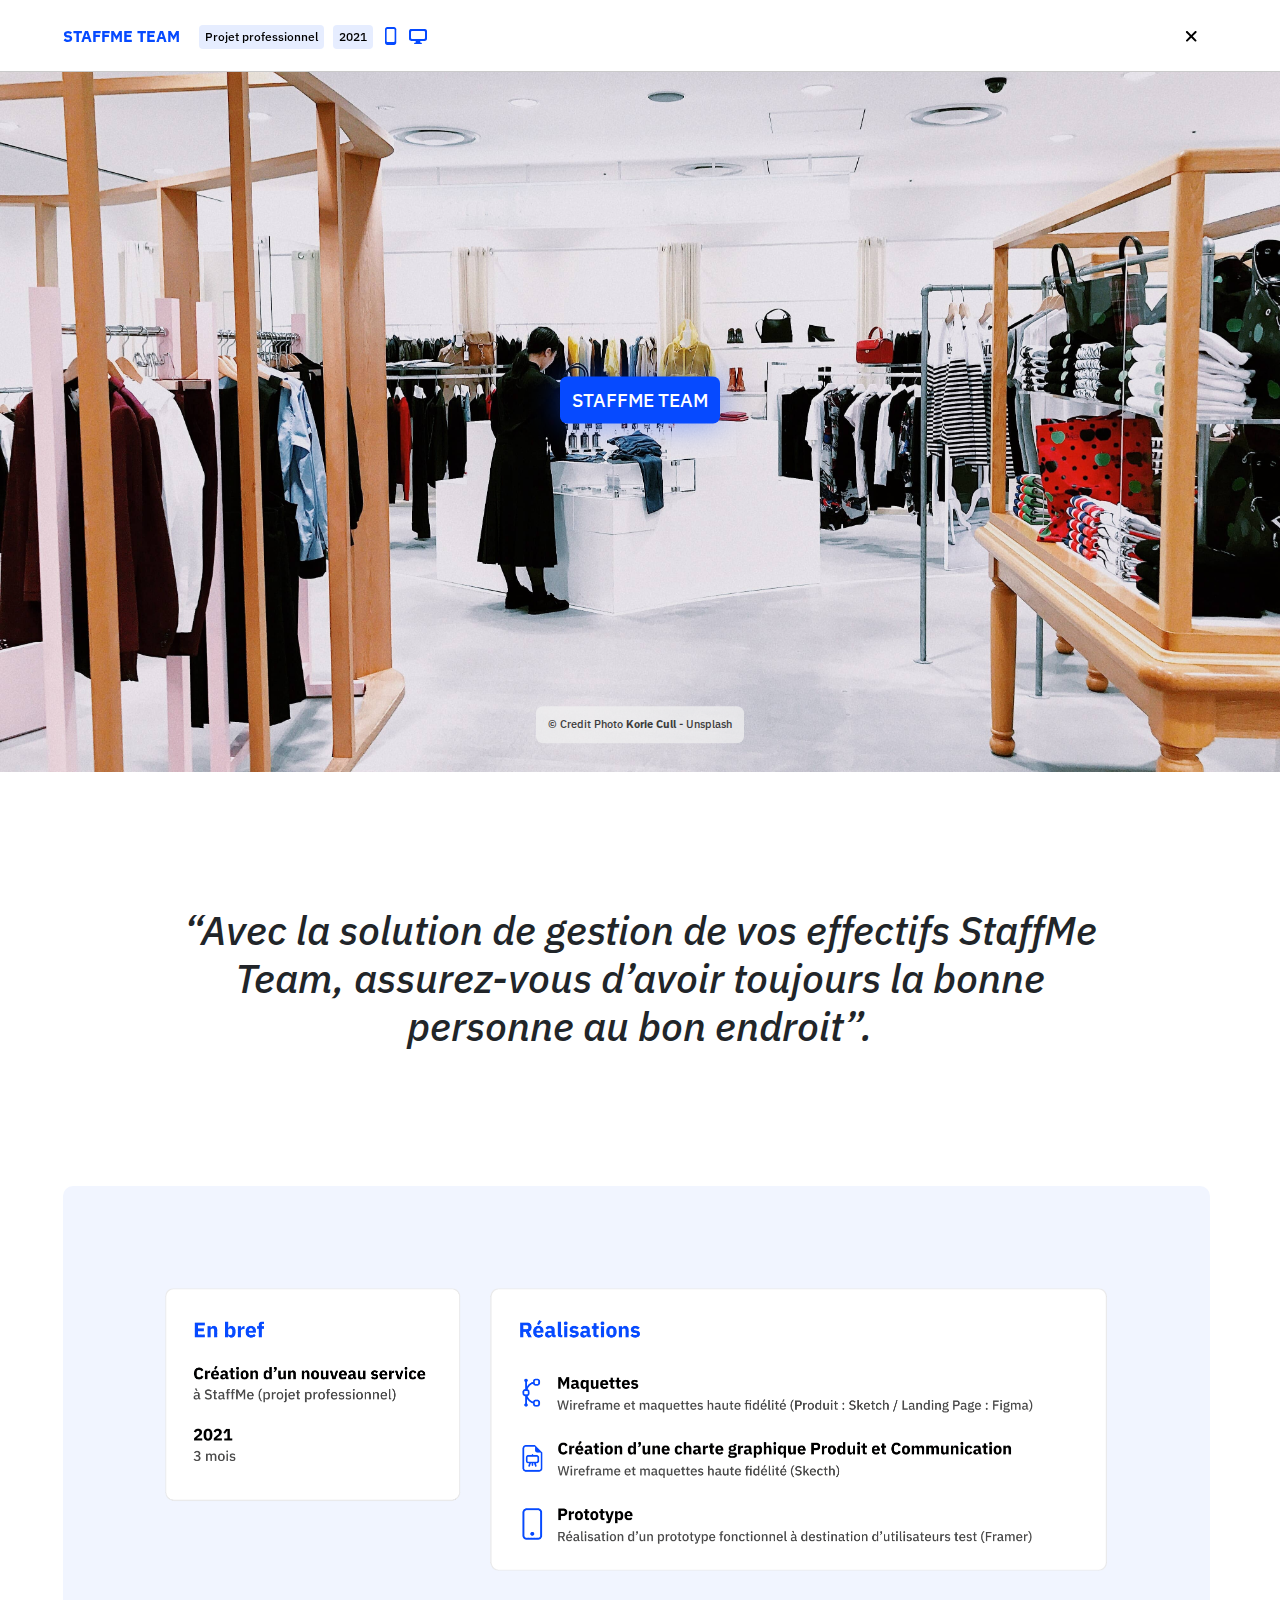
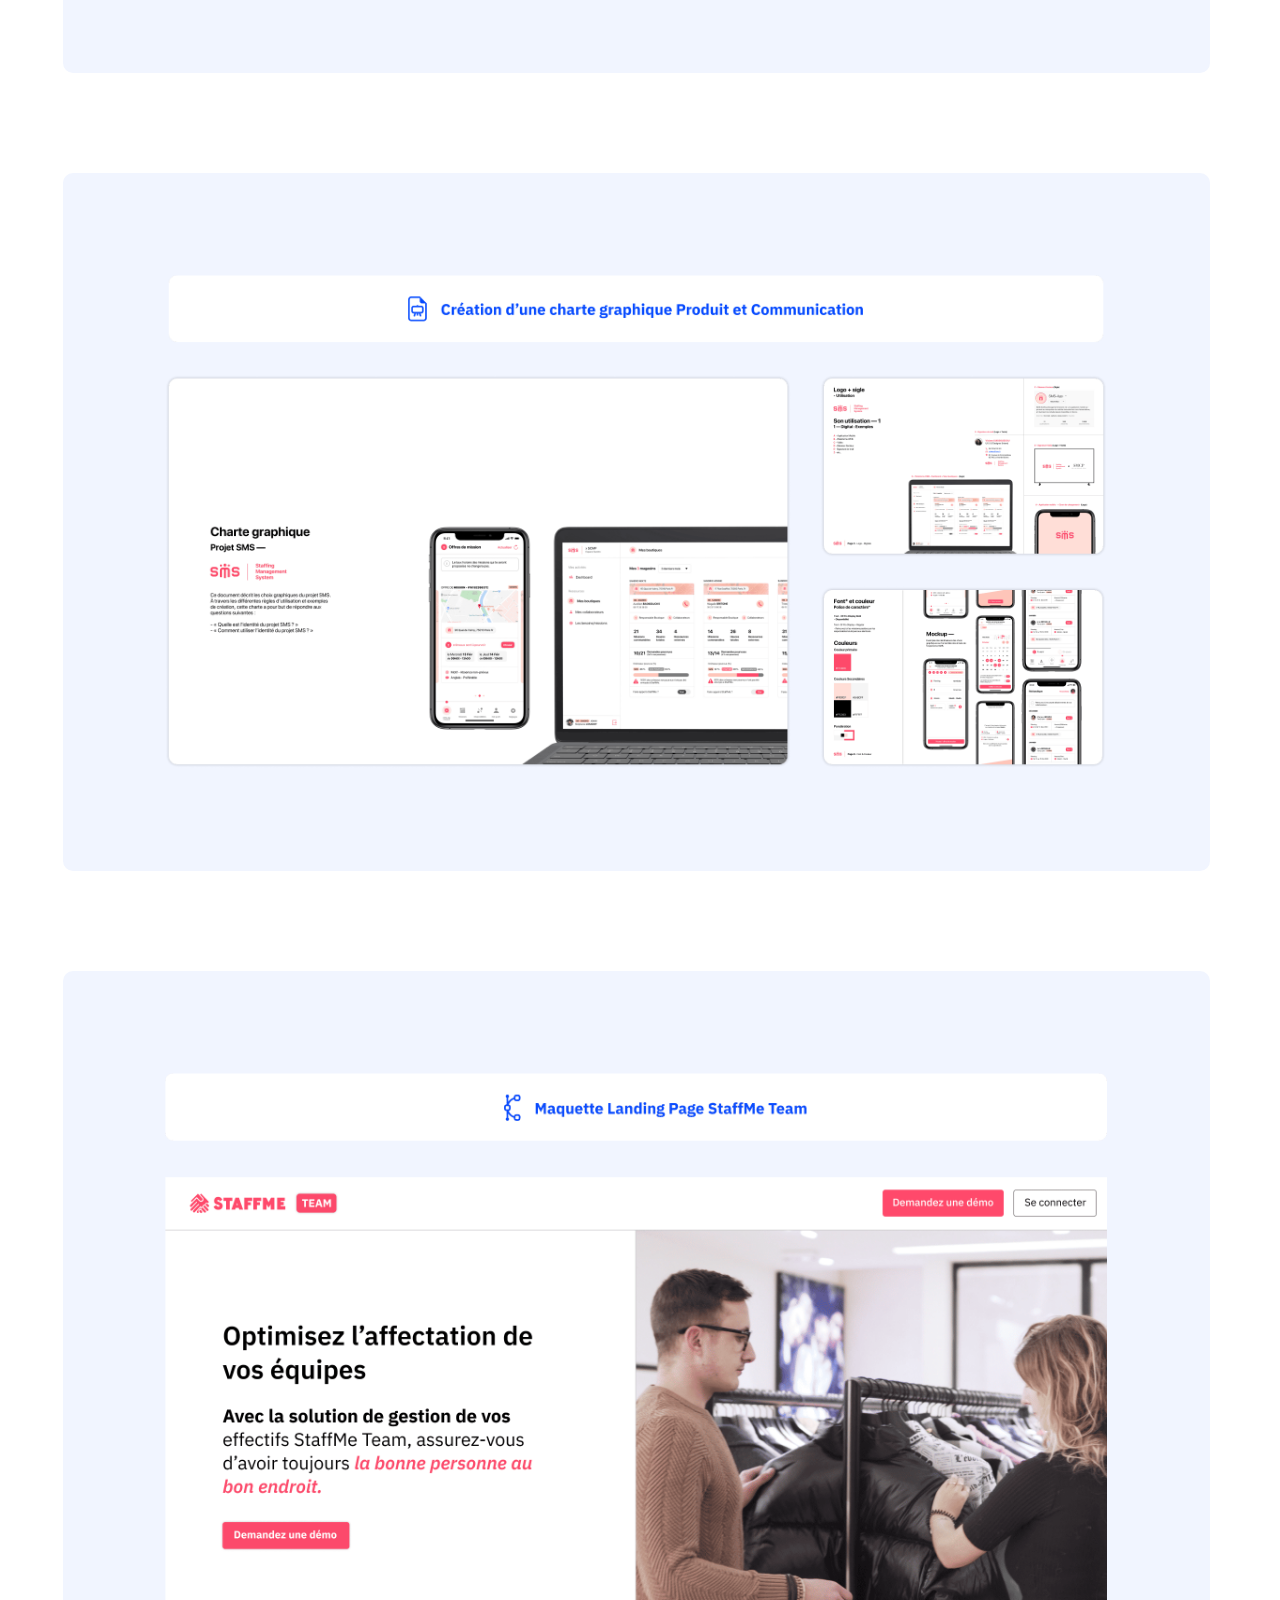
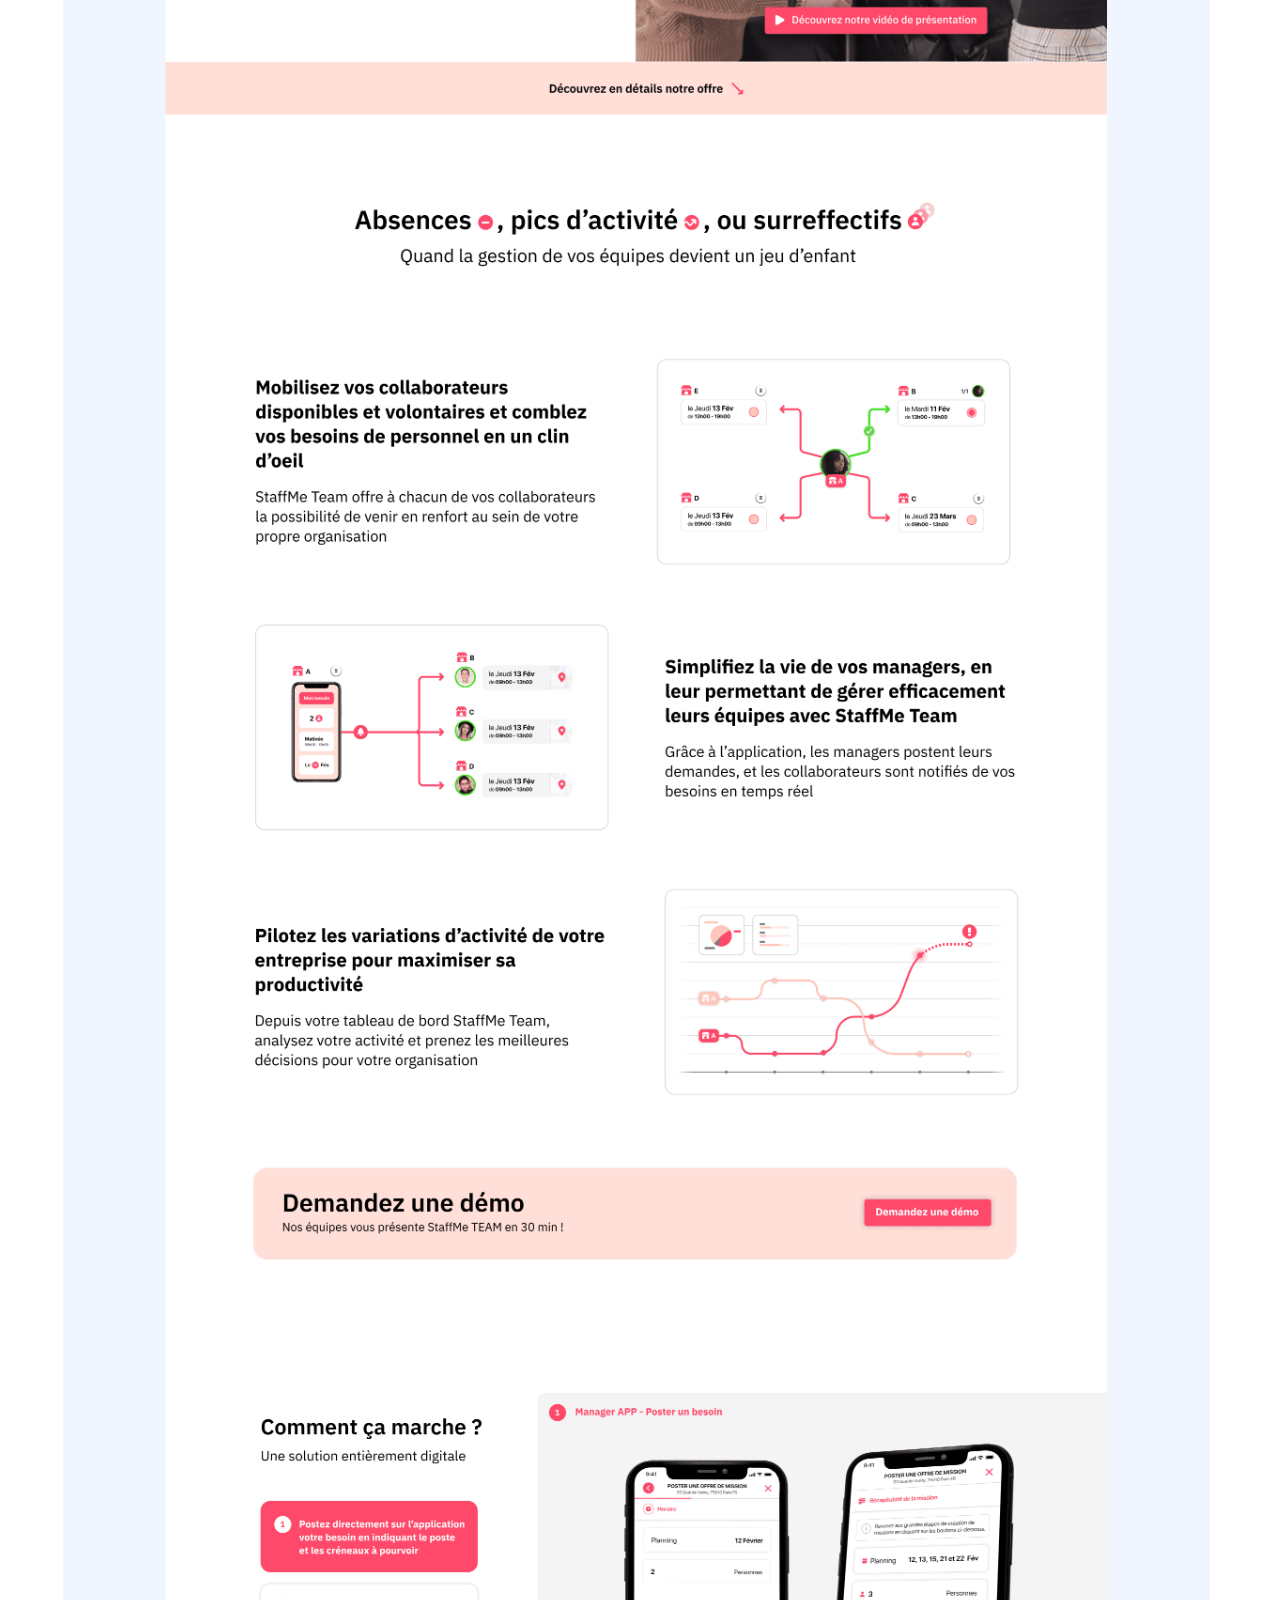
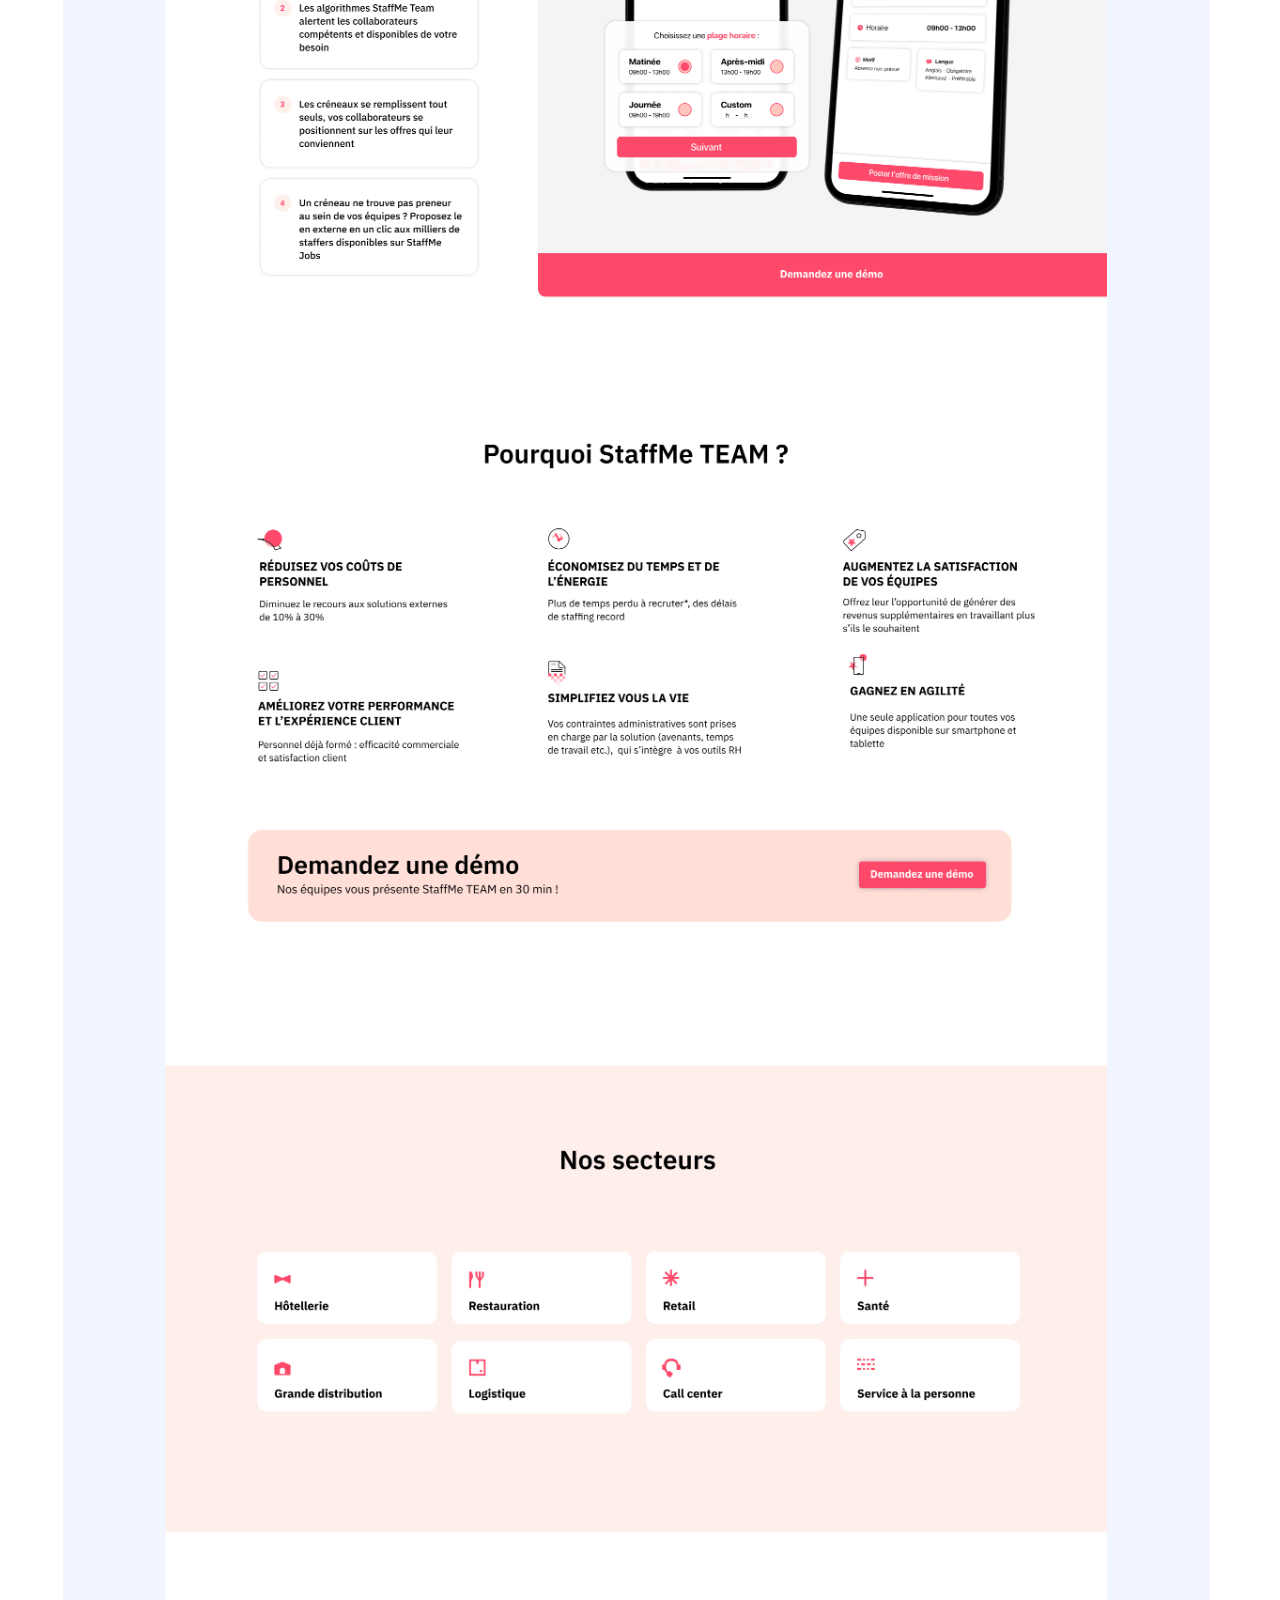
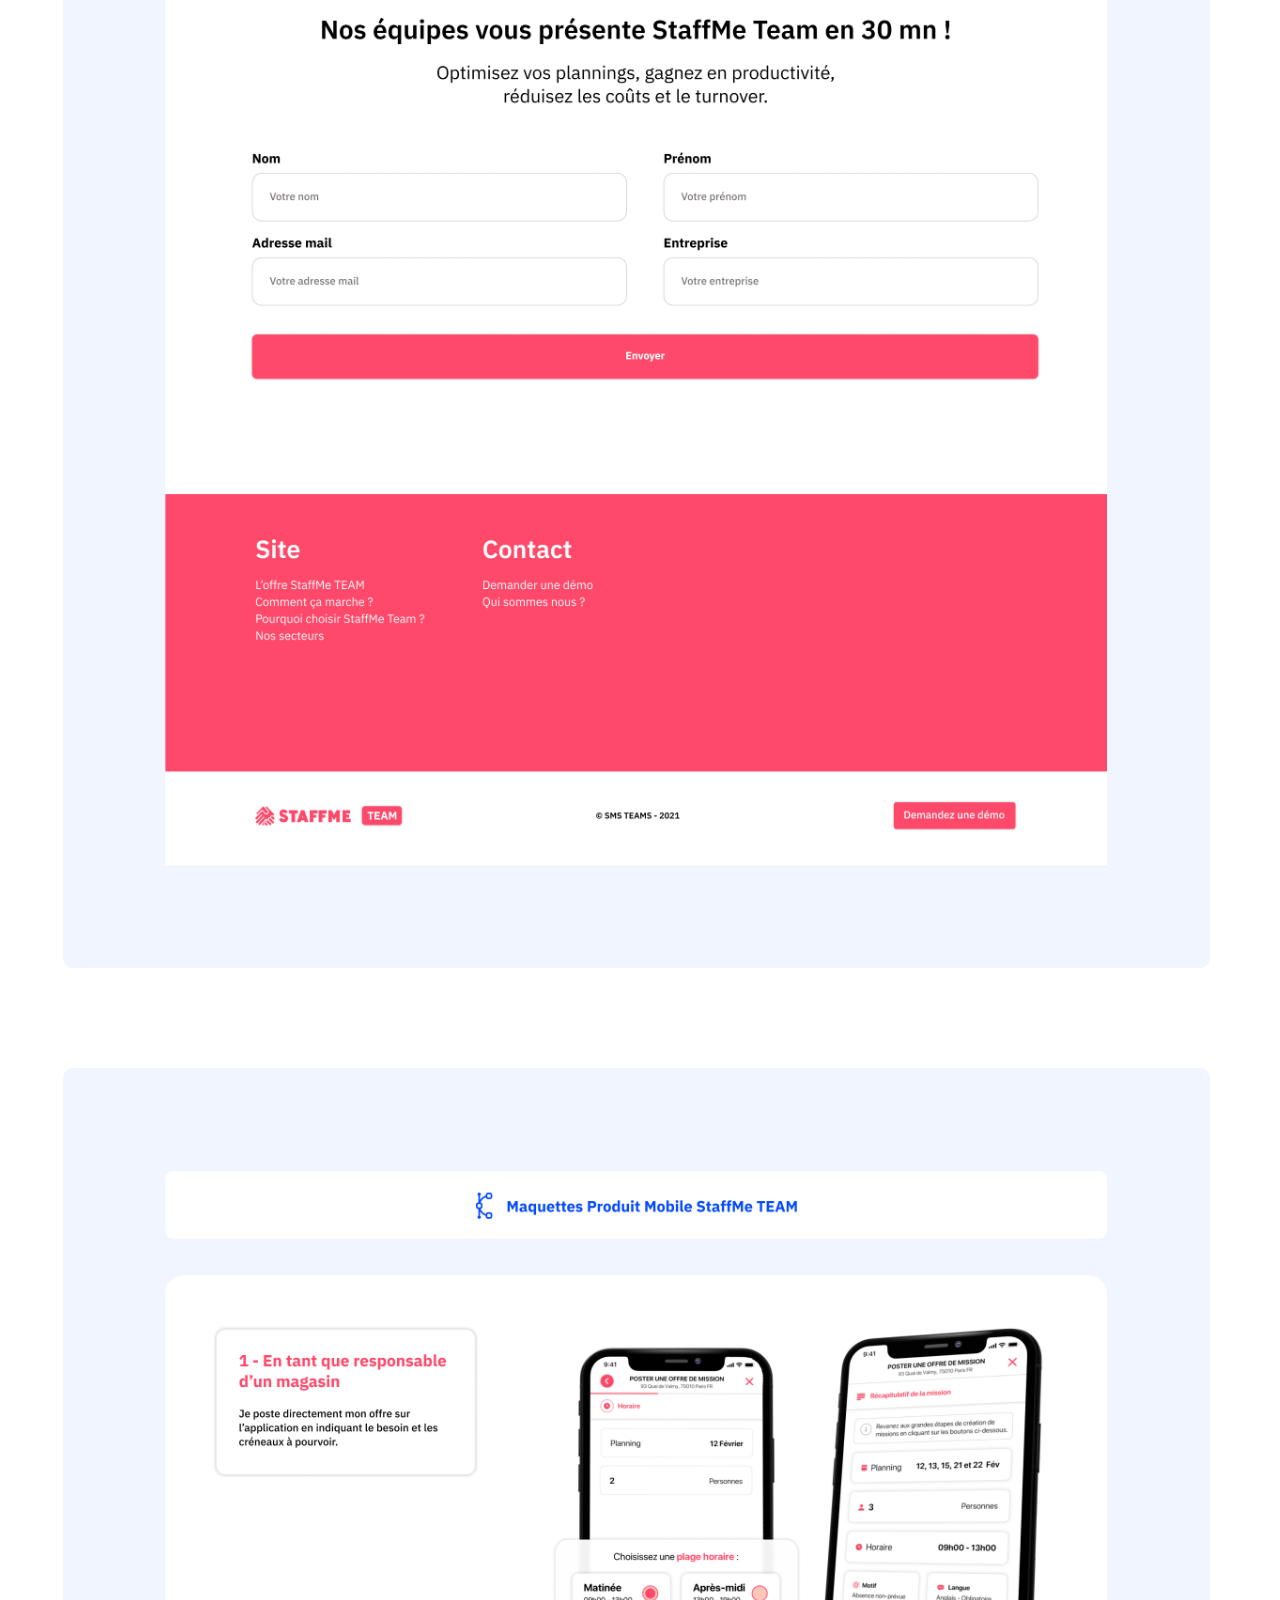
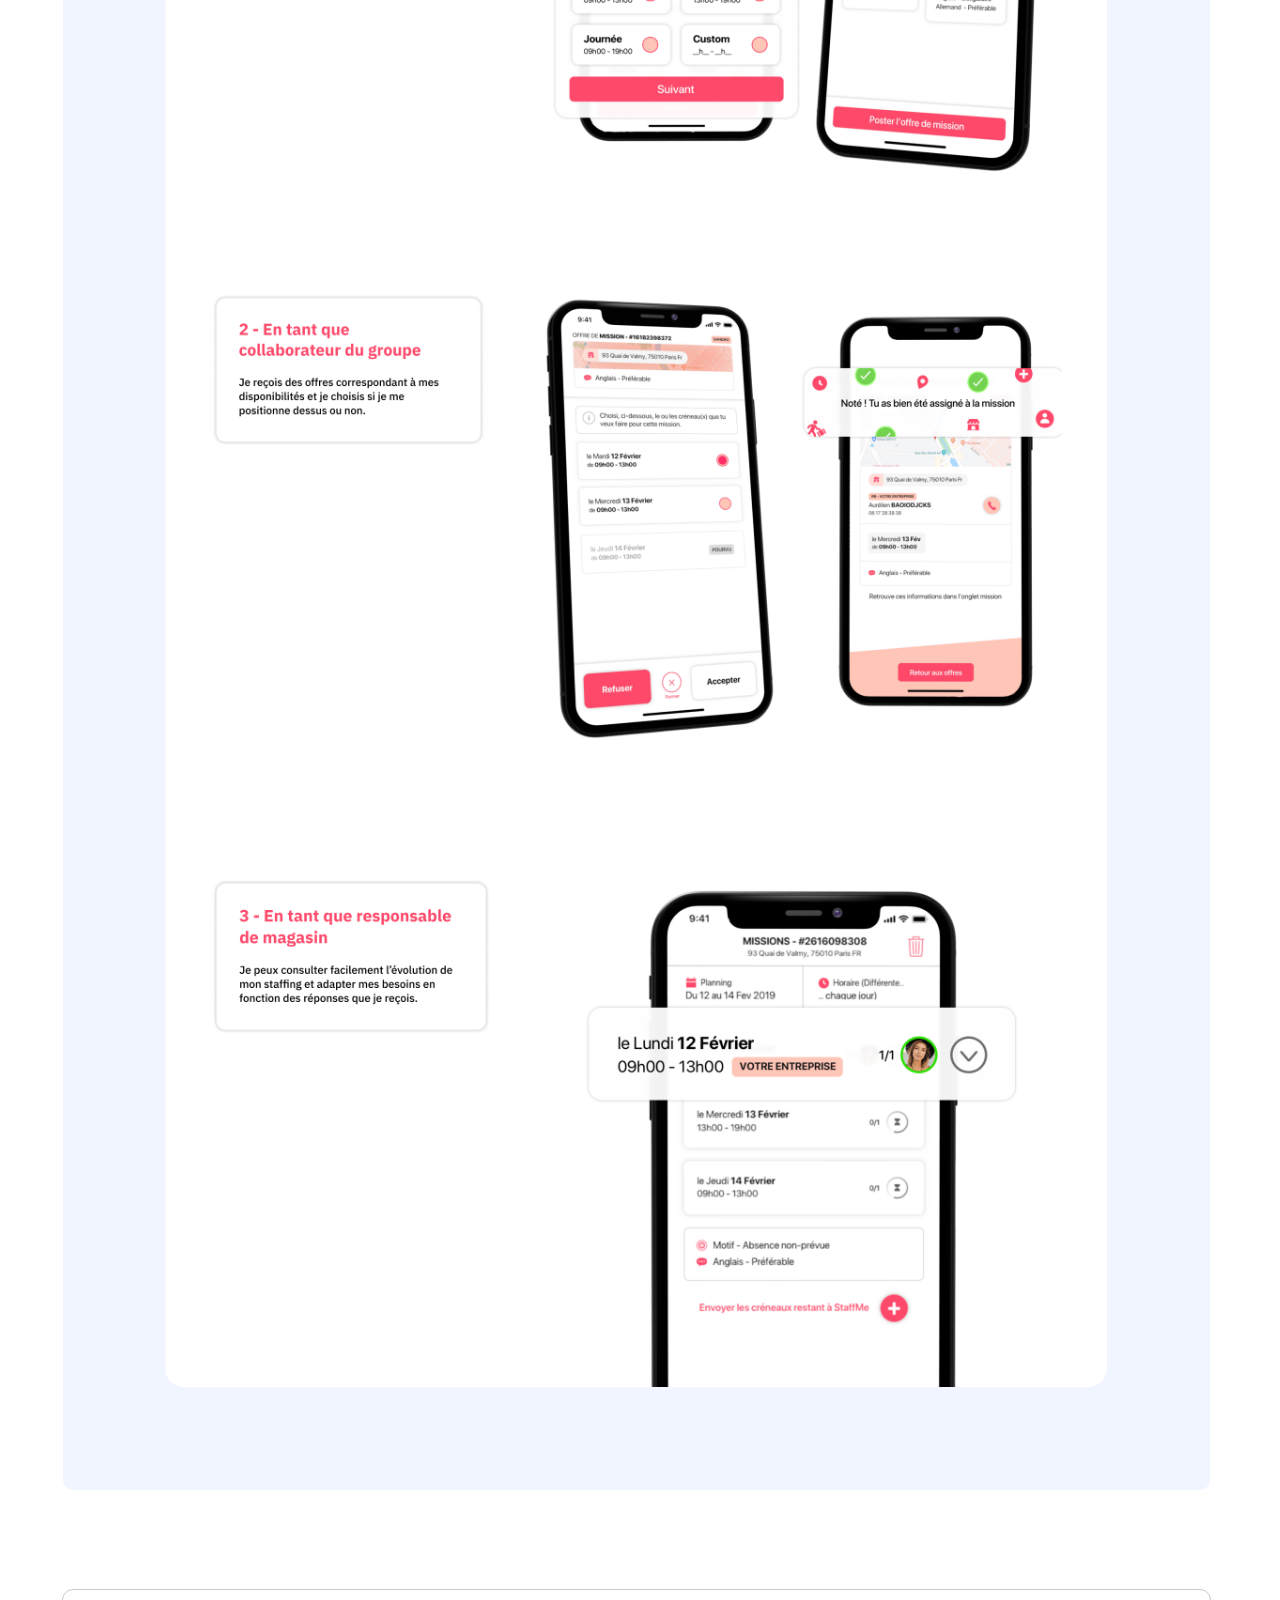
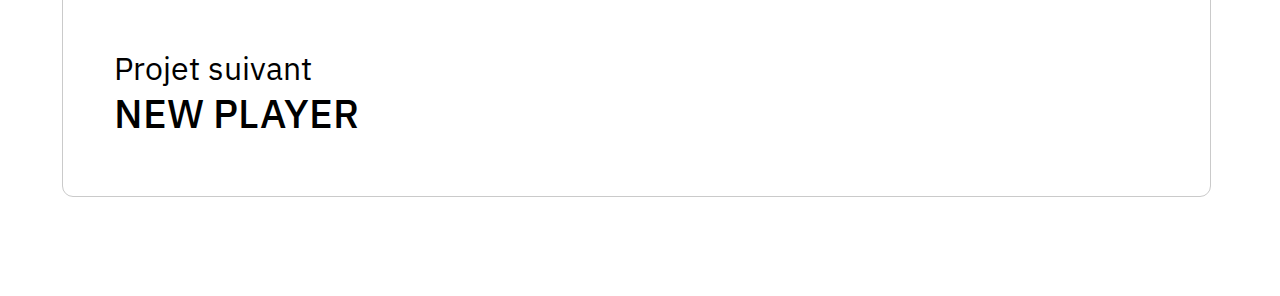
<file: index-staffmeteam.html>
<!DOCTYPE html>
<html lang="en">

<head>
    <meta charset="UTF-8">
    <meta http-equiv="X-UA-Compatible" content="IE=edge">
    <meta name="viewport" content="width=device-width, initial-scale=1.0">
    <link rel="stylesheet" href="bootstrap.css">
    <link rel="stylesheet" href="style.css">
    <title>StaffMe Team</title>
    <link rel="shortcut icon" type="image/png" href="./img/favicone.png"/>
</head>
<!-- LEFT NAV -->
<!-- ______________________________________________________________________________________________________ -->
<body class="">
  <!-- Header -->

  <div class="nav-header-staffme-team" tabindex="0">
    <div class="row">
      <div class="">
        <a href="./index.html#list-item-1">
            <button class="btn btn-primary buttoncustomcontact-staffme-team" type="button" data-bs-toggle="offcanvas" data-bs-target="#offcanvasTop" aria-controls="offcanvasTop"><img src="media/icon/close.svg" class="close-button-staffme-team"></button> 
        </a>
        <div class="bioblock-staffme-team">
          <div class="bio-staffme-team">
            <span class="name-details-project">STAFFME TEAM</span>
              <h1 class="badge bg-dark title-details-tag">Projet professionnel</h1>
              <h1 class="badge bg-secondary title-details-tag-2">2021</h1>
              <img src="./media/icon/phone.svg" class="icon-phone">
              <img src="./media/icon/desktop.svg" class="icon-phone">
          </div>
        </div>
      </div>
    </div>
  </div>

  <div class="placeholder-cover-staffmeteam">
      <h1 class="title-cover">STAFFME TEAM</h1>
      <a href="https://unsplash.com/photos/IzIME1jwjCY" target="_blank">
        <h2 class="cover-credit">© Credit Photo <span class="name-credit">Korie Cull</span> - Unsplash</h1>
      </a>
  </div>
  
  <h1 class="explication-project">“Avec la solution de gestion de vos effectifs StaffMe Team, assurez-vous d’avoir toujours la bonne personne au bon endroit”.</h1>
  <img src="./img/Staffmeteam/enbref-staffmeteam.png" class="placeholder-cover-2">
  <!--
  <img src="./img/Staffmeteam/service-staffmeteam.png" class="placeholder-cover-2"> -->

  <img src="./img/Staffmeteam/charte-staffmeteam.png" class="placeholder-cover-2">
  <img src="./img/Staffmeteam/landing-staffmeteam.png" class="placeholder-cover-2">
  <img src="./img/Staffmeteam/produit-staffmeteam.png" class="placeholder-cover-2">

  <a href="./index-np.html" class="next-project">
    <h1>
      <span class="next-project-title">Projet suivant</span>
      <br>
      NEW PLAYER
    </h1>
  </a>
  
  <!-- RUNNING SCRIPT -->
  <script src="https://cdn.jsdelivr.net/npm/@popperjs/core@2.10.2/dist/umd/popper.min.js" integrity="sha384-7+zCNj/IqJ95wo16oMtfsKbZ9ccEh31eOz1HGyDuCQ6wgnyJNSYdrPa03rtR1zdB" crossorigin="anonymous"></script>
  <script src="https://cdn.jsdelivr.net/npm/bootstrap@5.1.3/dist/js/bootstrap.min.js" integrity="sha384-QJHtvGhmr9XOIpI6YVutG+2QOK9T+ZnN4kzFN1RtK3zEFEIsxhlmWl5/YESvpZ13" crossorigin="anonymous"></script>
</body>
</html>
</file>
<file: style.css>
@import url('https://fonts.googleapis.com/css2?family=IBM+Plex+Sans:wght@400;500;600;700&display=swap');

/*Custom class*/

body {
    overflow-x: hidden;
    font-family: 'IBM Plex Sans', sans-serif;
}

.message-responsive {
    display: none;
}

.scrollspy-example {
    margin-bottom: 48%;
}

a {
    text-decoration: none;
    font-family: 'IBM Plex Sans', sans-serif;
    /*
    box-shadow: 0px 0px 32px #0648ff72; */
}

a:hover {
    text-decoration: none;
    font-family: 'IBM Plex Sans', sans-serif;
    background-color: #E6EDFF;
}

.hover-project {
    opacity: 0.9;
}

.hover-project:hover {
    opacity: 1;
}


.project1 {
    position: relative;
}
/*TOP OFF CANVAS*/
/*BODY OFF CANVAS*/

.customsize {
    height: 185px;
    background-color: #E6EDFF;
}

.bg-dark {
    background-color: #E6EDFF;
    margin-right: 5px;
    color: black;
    font-weight: 600;
}

.bg-secondary {
    background-color: #E6EDFF;
    color: black;
    font-weight: 600;
}


/* ALERT PART */

.alertcustominconctact {
    margin-top: 45px;
    height: 90px;
    background-color: white;
    /* border: none; */
    border: 1px #e9e9e9 solid;
    border-radius: 8px;
    margin-left: 4%;
    width: 92%;
    z-index: 40000;
}

.alertmessage {
    color: white;
    background-color: grey;
    font-size: 1rem;
    padding-left: 120px;
    margin-top: 12px;
}

/* CLOSE */

.closebutton {
    border: 1px #CACACA solid;
    background-color: white;
    width: 44px;
    height: 38px;
    margin-top: 8px;
    position: fixed;
    right: 80px;
}

.closebutton:hover {
    border: 2px white solid;
    background-color: #E6EDFF;
    outline:2px #064AFF solid;
    padding-left: 11px;
    padding-right: 13px;
    margin-top: 8px;
}

.closebuttonico {
    width: 1rem;
}

.icocustomlink {
    width: 0.8rem;
    margin-top: -3px;
}


/* CV BUTTON */

.buttoncv {
    background-color:#064AFF;
    border: 1px white solid;
    margin-left: 10px;
    margin-top: 8px;
    position: fixed;
    right: 150px;
}

.buttoncv:hover {
    border: 2px white solid;
    background-color: #064AFF;
    outline:2px #064AFF solid;
    padding: 7px;
    padding-left: 13px;
    padding-right: 13px;
    margin-top: 5px;
}

.cvtitle {
    color: white;
    font-weight: 600;
    padding-left: 12px;
}

/* INSTAGRAM BUTTON */

/*.buttoninstagram {
    border: 1px #CACACA solid;
    background-color: white;
    margin-top: 8px;
    position: fixed;
    right: 270px;
}

.buttoninstagram:hover {
    border: 2px white solid;
    background-color: #E6EDFF;
    outline:2px #064AFF solid;
    padding: 7px;
    padding-left: 13px;
    padding-right: 13px;
    margin-top: 5px;
} */


.instatitle {
    margin-left: 9px;
}

.icocustominsta {
    width: 1.1rem;
    margin-top: -3px;
}

/*LINKEDIN*/

.buttonlinkedin {
    border: 1px #CACACA solid;
    background-color: white;
    margin-left:10px;
    margin-top: 8px;
    position: fixed;
    right: 270px;
}

.buttonlinkedin:hover {
    border: 2px white solid;
    background-color: #E6EDFF;
    outline:2px #064AFF solid;
    padding: 7px;
    padding-left: 13px;
    padding-right: 13px;
    margin-top: 5px;
}

.linktitle {
    margin-left: 9px;
}

/*TEL*/ 

.buttontel {
    margin-right: 10px;
    margin-top: 8px;
    background-color: white;
    border: 1px #CACACA solid;
    position: fixed;
    right: 382px;
}

.buttontel:hover {
    border: 2px white solid;
    background-color: #E6EDFF;
    outline:2px #064AFF solid;
    padding: 7px;
    padding-left: 13px;
    padding-right: 13px;
    margin-top: 5px;
}

/*MAIL*/ 

.buttonmail {
    margin-right: 10px;
    margin-top: 8px;
    background-color: white;
    border: 1px #CACACA solid;
    position: fixed;
    right: 558px;
}

.buttonmail:hover {
    border: 2px white solid;
    background-color: #E6EDFF;
    outline:2px #064AFF solid;
    padding: 7px;
    padding-left: 13px;
    padding-right: 13px;
    margin-top: 5px;
}

/*BIOS*/
/*PROFIL*/

.ppinconctact {
    margin-top: 0.5px;
    margin-left: 30px;
}

/*PP*/

.profilpicincontact {
    width: 55px;
    height: 55px;
    border-radius: 90px;
    object-fit: cover;
    display: inline-block;
    position: fixed;
    margin-left: -25px;
}

.bioincontact {
    display: inline-block;
    position: fixed;
    margin-left: 45px;
    margin-top: 3px;
}

.detailsbio {
    margin-top: 55px;
}

/*MOYEN DE CONTACT*/

.icocall {
    margin-right: -5px;
    margin-top: -8px;
}

.icomail {
    margin-right: -5px;
    margin-top: -8px;
}

.blocktel {
    background-color: white;
    /*
    border : rgb(231, 231, 231) 1px solid; */
    color: black;
    margin-top: 10px;
    padding: 22px;
    padding-bottom: 4px;
    border-radius: 8px 8px 8px 8px;
} 

.blockmail {
    background-color:white;
    /*
    border : rgb(231, 231, 231) 1px solid; */
    color: black;
    margin-top: 10px;
    padding: 22px;
    padding-bottom: 4px;
    border-radius: 8px 8px 8px 8px;
}












/*---------------------------------------------------------------------*/
/*NAV*/


.icocontact {
    margin-right: -5px;
    margin-left: -5px;
}


.buttoncustomcontact {
    position: fixed;
    top: 85px;
    right: 7.5%;
    background-color: white;
    border: 1px #CACACA solid;
}

.buttoncustomcontact:hover {
    border: 2px white solid;
    background-color: #ecfaff;
    outline:2px #064AFF solid;
    padding-left: 11px;
    padding-right: 11px;
}

.icon {
    margin-left:8px;
}

footer {
    width: 100%;
    height: 40px;
    background-color: #E6EDFF;
    color: #767676;
    display: flex;
    position: fixed;
    bottom: 0px;
    z-index: 0;
    font-weight: 300;
    padding-top: 8px;
}

.footertext {
    font-weight: 500;
    font-size: 12px;
    font-style: italic;
    margin-left: 8px;
}

.bioblock {
    padding-left: 5.5%;
    padding-top: 80px;
    margin-left: 20.7%;
    display: inline-block;
    margin-top: 0px;
}

.profilpic {
    width: 55px;
    height: 55px;
    border-radius: 90px;
    object-fit: cover;
    display: inline-block;
    position: fixed;
    margin-top: 2px;
}



.bio {
    display: inline-block;
    position: fixed;
    margin-left: 75px;
    margin-top: 6px;
} 

.name {
    font-weight: bold;
}

.name2 {
    font-weight: normal;
}

.name3 {
    font-weight: bold;
    color: #064AFF;
}


.job {
    font-weight: 500;
}




/*Input de Navigation - ScrollSpy*/
/*Position*/

.navblock {
    margin-top: 155px;
}


/*Content Project*/

/*Tous les projets*/

.orgablock1 {
    position: relative;
    padding-top: 65px;
    margin-top: -65px;
    font-weight: 800;
    font-size: 2em;
}

.orgablock2 {
    position: relative;
    padding-bottom: 0px;
    padding-top: 120px;
    font-weight: 800;
    font-size: 2em;
}

.icotitle {
    width: 3rem;
    padding-right: 12px;
    margin-top:-8px;
    font-weight: 800;
    font-size: 2em;
}

.sizenumberproject {
    font-size: 1.6rem;
    font-weight: bold;
    margin-top: 12px;
}

.iconav {
    margin-right: -5px;
}


/*Projet N°1*/

.padtopone {
    background-color:white;
    border : rgb(231, 231, 231) 1px solid;
    color: black;
    padding: 22px;
    padding-bottom: 12px;
    border-radius: 0px 0px 8px 8px;
}

.projectphoto0 {
    background-color: #CACACA;
    border: 1px #cacaca solid;
    border-bottom-color: transparent;
    background-image: url("./img/cover-nowjobs.jpg");
    background-repeat: no-repeat;
    background-position: center;
    background-size: cover;
    padding-bottom: 350px;
    border-radius: 8px 8px 0px 0px;
    padding-left: 14px;
    padding-top: 11px;
}

.projectphoto1 {
    background-color: #CACACA;
    border: 1px #cacaca solid;
    border-bottom-color: transparent;
    background-image: url("./img/cover-newplayer.jpg");
    background-repeat: no-repeat;
    background-position: center;
    background-size: cover;
    padding-bottom: 350px;
    border-radius: 8px 8px 0px 0px;
    padding-left: 14px;
    padding-top: 11px;
}

.projectphoto2 {
    background-color: #CACACA;
    border: 1px #cacaca solid;
    border-bottom-color: transparent;
    background-image: url("./img/cover-staffmeteam.jpg");
    background-repeat: no-repeat;
    background-position: center;
    background-size: cover;
    padding-bottom: 350px;
    border-radius: 8px 8px 0px 0px;
    padding-left: 14px;
    padding-top: 11px;
}

.projectphoto3 {
    background-color: #CACACA;
    border: 1px #cacaca solid;
    border-bottom-color: transparent;
    background-image: url("./img/cover-fontevraudtv.jpg");
    background-repeat: no-repeat;
    background-position: center;
    background-size: cover;
    padding-bottom: 350px;
    border-radius: 8px 8px 0px 0px;
    padding-left: 14px;
    padding-top: 11px;
}

.projectphoto4 {
    background-color: #CACACA;
    border: 1px #cacaca solid;
    border-bottom-color: transparent;
    background-image: url("./img/cover-BTS.jpg");
    background-repeat: no-repeat;
    background-position: center;
    background-size: cover;
    padding-bottom: 350px;
    border-radius: 8px 8px 0px 0px;
    padding-left: 14px;
    padding-top: 11px;
}

.projectphoto5 {
    background-color: #CACACA;
    border: 1px #cacaca solid;
    border-bottom-color: transparent;
    background-image: url("./img/cover-vite-grenier.jpg");
    background-repeat: no-repeat;
    background-position: center;
    background-size: cover;
    padding-bottom: 350px;
    border-radius: 8px 8px 0px 0px;
    padding-left: 14px;
    padding-top: 11px;
}

.orgablock2 {
    position: relative;
    padding-bottom: 0px;
    padding-top: 68px;
}

.padtoptwo {
    margin-top: 35px;
    background-image: url("./img/cover-btscene.png");
    border : rgb(231, 231, 231) 1px solid;
    color: black;
    padding: 22px;
    padding-bottom: 12px;
    border-radius: 8px;
    padding-top: 300px;
}

.padtopthree {
    margin-top: 35px;
    background-image: url("./img/cover-vitegrenier.png");
    border : rgb(231, 231, 231) 1px solid;
    color: black;
    padding: 22px;
    padding-bottom: 12px;
    border-radius: 8px;
    padding-top: 300px;
}

.orgablock3 {
    position: relative;
    padding-bottom: 0px;
    padding-top: 68px;
}

.padtopthree {
    margin-top: 35px;
    background-color: #CACACA;
    border : rgb(231, 231, 231) 1px solid;
    color: black;
    padding: 20px;
    border-radius: 8px;
    padding-top: 300px;
}

.subtitle {
    color:#767676;
}

.padtoplab {
    background-color:white;
    border : rgb(231, 231, 231) 1px solid;
    color: black;
    padding: 22px;
    border-radius: 8px 8px 8px 8px;
}

.projectphotolab {
    background-color: #E6EDFF;
    padding-bottom: 450px;
    border-radius: 8px 8px 8px 8px;
    padding-left: 14px;
    padding-top: 11px;
    margin-top: 22px;
    background-image: url("./img/cover-lab.png");
    background-repeat: no-repeat;
    background-position: center;
    background-size: 20em;
}

.buttoncustom {
    color:white;
    font-weight: 600;
    background-color: #064AFF;
    position: relative;
    float: right;
    margin-top: 10px;
}

.buttoncustom:hover {
    color:white;
    border: 2px white solid;
    background-color: #064AFF;
    outline:2px #064AFF solid;
}

.icobuttoncustom {
    width: 1.3rem;
    margin-top: -5px;
    margin-left: 10px;

}

.list-group-item {
    display: inline-block;
    flex-direction: row;
}

.list-group-horizontal {
    flex-direction: row;
    position: fixed;
    right: 20%;
    margin-top: 26px;
}

.iconavproject {
    margin-top: 0px;
    margin-left: -5px;
}

.iconavui {
    margin-top: 0px;
    margin-left: -5px;
}

.iconavlab {
    margin-top: 0px;
    margin-left: -5px;
}

@media only screen and (max-width: 5000px) and (min-width: 2500px)  {

    .list-group-horizontal {
        flex-direction: column;
        position: fixed;
        width: 12%;
        left: 8.5%;
        margin-top: 80px;
    }

    .sizenumberproject {
        font-size: 1.6rem;
        font-weight: bold;
        float: right;
    }

    .name {
        font-weight: bold;
        font-size: 1em;
    }

    a:hover {
        text-decoration: none;
        font-family: 'IBM Plex Sans', sans-serif;
    }

    
}


@media only screen and (max-width: 2500px) and (min-width: 991px)  {

    .list-group-horizontal {
        flex-direction: column;
        position: fixed;
        left: 8.5%;
        margin-top: 80px;
    }

    .sizenumberproject {
        font-size: 1.6rem;
        font-weight: bold;
        float: right;
    }

    .name {
        font-weight: bold;
        font-size: 1em;
    }

    a:hover {
        text-decoration: none;
        font-family: 'IBM Plex Sans', sans-serif;
    }

    
}

@media only screen and (max-width: 1350px) and (min-width: 990px)  {

    .middle {
        margin-left: 120px;
    }

    /* ALERT PART */
    
    .customsize {
        height: 100%;
        background-color: #E6EDFF;
    }

    .alertcustominconctact {
        margin-top: 45px;
        height: 330px;
        background-color: white;
        /* border: none; */
        border: 1px #e9e9e9 solid;
        border-radius: 8px;
        margin-left: 10%;
        width: 81%;
        z-index: 40000;
    }

    .closebutton {
        border: 1px #CACACA solid;
        background-color: white;
        width: 44px;
        height: 38px;
        margin-top: 8px;
        position: fixed;
        right: 60px;
        bottom: 30px;
        left:10%;
        width: 80%;
    }

    .buttoncv {
        background-color:#064AFF;
        border: 1px white solid;
        position: fixed;
        top: 140px;
        width: 75%;
        left: 13%;
        margin-left: -0px;
    }

    .buttoncv:hover {
        background-color:#064AFF;
        border: 1px white solid;
        position: fixed;
        top: 140px;
        width: 75%;
        left: 13%;
        margin-left: -0px;
    }
    
    /*
    .buttoninstagram {
        border: 1px #CACACA solid;
        background-color: white;
        position: fixed;
        top: 190px;
        width: 75%;
        left: 13%;
    }

    .buttoninstagram:hover {
        border: 1px #CACACA solid;
        background-color: #E6EDFF;
        position: fixed;
        top: 190px;
        width: 75%;
        left: 13%;
    } */


    .buttonlinkedin {
        border: 1px #CACACA solid;
        background-color: white;
        margin-left: 0px;
        position: fixed;
        top: 190px;
        width: 75%;
        left: 13%;
    }

    .buttonlinkedin:hover {
        border: 1px #CACACA solid;
        background-color: #E6EDFF;
        margin-left: 0px;
        position: fixed;
        top: 190px;
        width: 75%;
        left: 13%;
    }

    .buttontel {
        background-color: white;
        border: 1px #CACACA solid;
        position: fixed;
        top: 242px;
        width: 75%;
        left: 13%;
    }

    .buttontel:hover {
        background-color: #E6EDFF;
        border: 1px #CACACA solid;
        position: fixed;
        top: 242px;
        width: 75%;
        left: 13%;
    }


    .buttonmail {
        background-color: white;
        border: 1px #CACACA solid;
        position: fixed;
        top: 294px;
        width: 75%;
        left: 13%;
    }

    .buttonmail:hover {
        background-color: #E6EDFF;
        border: 1px #CACACA solid;
        position: fixed;
        top: 294px;
        width: 75%;
        left: 13%;
    }

}

@media only screen and (max-width: 991px) and (min-width: 480px)  {

    /*.list-group-horizontal {
        flex-direction: row;
        margin-left: -20px;
    }*/

    .customsize {
        height: 100%;
        background-color: #E6EDFF;
    }

    .alertcustominconctact {
        margin-top: 45px;
        height: 330px;
        background-color: white;
        /* border: none; */
        border: 1px #e9e9e9 solid;
        border-radius: 8px;
        margin-left: 10%;
        width: 81%;
        z-index: 40000;
    }

    .closebutton {
        border: 1px #CACACA solid;
        background-color: white;
        width: 44px;
        height: 38px;
        margin-top: 8px;
        position: fixed;
        right: 60px;
        bottom: 30px;
        left:10%;
        width: 80%;
    }

    .buttoncv {
        background-color:#064AFF;
        border: 1px white solid;
        position: fixed;
        top: 140px;
        width: 75%;
        left: 13%;
        margin-left: -0px;
    }

    .buttoncv:hover {
        background-color:#064AFF;
        border: 1px white solid;
        position: fixed;
        top: 140px;
        width: 75%;
        left: 13%;
        margin-left: -0px;
    }
    
    /*
    .buttoninstagram {
        border: 1px #CACACA solid;
        background-color: white;
        position: fixed;
        top: 190px;
        width: 75%;
        left: 13%;
    }

    .buttoninstagram:hover {
        border: 1px #CACACA solid;
        background-color: #E6EDFF;
        position: fixed;
        top: 190px;
        width: 75%;
        left: 13%;
    } */

    .buttonlinkedin {
        border: 1px #CACACA solid;
        background-color: white;
        margin-left: 0px;
        position: fixed;
        top: 190px;
        width: 75%;
        left: 13%;
    }

    .buttonlinkedin:hover {
        border: 1px #CACACA solid;
        background-color: #E6EDFF;
        margin-left: 0px;
        position: fixed;
        top: 190px;
        width: 75%;
        left: 13%;
    }

    .buttontel {
        background-color: white;
        border: 1px #CACACA solid;
        position: fixed;
        top: 242px;
        width: 75%;
        left: 13%;
    }

    .buttontel:hover {
        background-color: #E6EDFF;
        border: 1px #CACACA solid;
        position: fixed;
        top: 242px;
        width: 75%;
        left: 13%;
    }


    .buttonmail {
        background-color: white;
        border: 1px #CACACA solid;
        position: fixed;
        top: 294px;
        width: 75%;
        left: 13%;
    }

    .buttonmail:hover {
        background-color: #E6EDFF;
        border: 1px #CACACA solid;
        position: fixed;
        top: 294px;
        width: 75%;
        left: 13%;
    }

    .list-group-horizontal {
        z-index: 3000;
        margin-top: 16px;
    }

    .customsize {
        z-index: 30000;
    }

    .orgablock2 {
        padding-top: 140px;
    }

    a {
        text-decoration: none;
        font-family: 'IBM Plex Sans', sans-serif;
    }

    .navblock {
        margin-top: 126px;
        position: fixed;
        right: 120px;
    }

    footer {
        display: none;
    }


    .list-group-item + .list-group-item.active {
        margin-top: 0px;
        margin-left: 0px;
        border-top-width: 0px;
        float: right;
    }


    .customnavproject {
        transform: rotate(-90deg);
    }

    .iconavproject {
        transform: rotate(90deg);
        margin-top: -3px;
        margin-left: -11px;
    }



    .customnavui {
        transform: rotate(-90deg);
    }

    .iconavui {
        transform: rotate(90deg);
        margin-left: -10px;
    }


    .customnnavlab {
        transform: rotate(-90deg);
        margin-left: 0;
        border-top-width: -10px;
    }





    .iconavlab {
        transform: rotate(90deg);
        margin-top: -3px;
        margin-left: -11px;
    }




    .name {
        color: red;
        display: none;
    }

    .name2 {
        font-weight: normal;
        color: green;
        display: none;
    }

    .name3 {
        color: #064AFF;
    }

    .iconav {
        margin-top: -3px;
        margin-left: -10px;
    }

    .hidesmalldevice {
        display: none;
    }

    .list-group-item {
        width: 40px;
        height: 40px;
    }

    .bioblock {
        margin-left: 0px;
        margin-top: 0px;
        padding-top: 6px;
        padding-left: 12%;
        background-color:white;
        height: 95px;
        width: 100%;
        position: fixed;
        opacity: 1;
        border-bottom: 1px #CACACA solid;
        z-index: 1000;
    }

    .profilpic {
        display: none;
    }

    .buttoncustomcontact {
        top: 0px;
        margin-right: 2.9%;
        margin-top: 5.5px;
        background-color: white;
        border: 1px #CACACA solid;
        z-index: 10000;
    }

    .buttoncustomcontact:hover {
        position: fixed;
        top: 0px;
        margin-right: 2.9%;
        margin-top: 5.5px;
        background-color: white;
        border: 1px #CACACA solid;
        z-index: 10000;
    }

    .orgablock1 {
        margin-top: 0px;
        padding-top: 150px;
        z-index: -1000;
    }

    .sizenumberproject {
        margin-top: 0px;
        float: right;
    }

    .project1 {
        margin-left: 6.5%;
        margin-right: 6.5%;
        z-index: -1000;
    }

}

/*----------------------------------------------------------------------*/
/*----------------------------------------------------------------------*/
/*----------------------------------------------------------------------*/
/*----------------------------------------------------------------------*/
/*----------------------------------------------------------------------*/
/*----------------------------------------------------------------------*/




/*Details Project NEW PLAYER*/

/*Header */
.header {
    width: 100%;
    height: 60px;
    z-index: 50000;
}

.title-details {
    position: fixed;
    padding: 12px;
    font-size: 1.7em;
}

.bio-newplayer {
    display: inline-block;
    position: fixed;
    margin-left: 4.9%;
    margin-top: 6px;
}

.bioblock-newplayer {
    margin-left: 0%;
    display: inline-block;
    margin-top: 0px;
}

.nav-header-newplayer {
    position: fixed;
    width: 100%;
    background-color: white;
    border-bottom: 1px #CACACA solid;
    height: 72px;
    z-index: 50000;
}

.name-details-project {
    font-weight: bold;
    color: #064AFF;
}

.title-details-tag {
    margin-left: 15px;
    position: relative;
    top:-1px;
    color: black;
    background-color: #E6EDFF;
    font-weight: 500;
}

.title-details-tag-2 {
    position: relative;
    top:-1px;
    color: black;
    background-color: #E6EDFF;
    font-weight: 500;
}

.icon-phone {
    margin-left:8px;
    margin-top: -3px;
}

.close-button-newplayer {
    color: #064AFF;
}

.buttoncustomcontact-newplayer {
    position: fixed;
    right: 5.5%;
    margin-top: 16px;
    background-color: white;
}

.buttoncustomcontact-newplayer:hover {
    border: 2px white solid;
    background-color: #E6EDFF;
    outline:2px #82a3ff solid;
    padding-left: 11px;
    padding-right: 11px;
    margin-top: 15px;
}

.close-project {
    margin-top: 35px;
    background-image: url("./img/close.svg");
    border : rgb(231, 231, 231) 1px solid;
    color: black;
    padding: 22px;
    padding-bottom: 12px;
    border-radius: 8px;
    padding-top: 100px;
}

/* Content */

.placeholder-cover {
    width: 100%;
    height: 700px;
    margin-top: 72px;
    background-color: #f1f5ff;
    display: inline-block;
    background-image: url("./img/newplayer/incubator-cover.jpg");
    background-repeat: no-repeat;
    background-position: center;
    background-size: cover;
}

.title-cover {
    position: absolute;
    top: 400px;
    left: 50%;
    font-size: 1.2em;
    transform: translate(-50%,-50%);
    background-color: #064AFF;
    border-radius: 7px;
    padding: 12px;
    color: white;
    box-shadow: 0px 0px 32px #0648ff72;
}

.cover-credit {
    position: absolute;
    top: 725px;
    left: 50%;
    font-size: 0.7em;
    transform: translate(-50%,-50%);
    background-color: rgba(239, 239, 239, 0.751);
    border-radius: 7px;
    padding: 12px;
    color: rgb(59, 59, 59);
}

.cover-credit:hover {
    position: absolute;
    top: 725px;
    left: 50%;
    font-size: 0.7em;
    transform: translate(-50%,-50%);
    background-color: rgb(239, 239, 239);
    border-radius: 7px;
    padding: 12px;
    color: black;
}

.name-credit {
    font-weight: 800;
}

.explication-project {
    text-align: center;
    padding-top: 100px;
    padding-bottom: 100px;
    padding-top: 10%;
    padding-bottom: 10%;
    margin-left: 12%;
    margin-right: 12%;
    font-style: italic;
}

.placeholder-cover-2 {
    width: 89.6%;
    padding: 8%;
    height: auto;
    border-radius: 10px;
    margin-left: 4.9%;
    background-color: #f1f5ff;
    display: inline-block;
    margin-bottom: 100px;
}

.placeholder-cover-2-follow-begin {
    width: 89.6%;
    padding: 8%;
    padding-bottom: 0%;
    border-radius: 10px 10px 0px 0px;
    height: auto;
    margin-left: 4.9%;
    background-color: #f1f5ff;
    display: inline-block;
}

.placeholder-cover-2-follow-middle {
    width: 89.6%;
    padding: 8%;
    height: auto;
    border-radius: 0px 0px 0px 0px;
    margin-left: 4.9%;
    background-color: #f1f5ff;
    display: inline-block;
}

.placeholder-cover-2-follow-end {
    width: 89.6%;
    padding: 8%;
    padding-top: 0%;
    height: auto;
    border-radius: 0px 0px 10px 10px;
    margin-left: 4.9%;
    background-color: #f1f5ff;
    display: inline-block;
    margin-bottom: 100px;
}

.placeholder-cover-video-title {
    width: 89.6%;
    padding: 8%;
    padding-bottom: 0%;
    height: auto;
    border-radius: 10px 10px 0px 0px;
    margin-left: 4.9%;
    background-color: #f1f5ff;
    display: inline-block;
}

.placeholder-cover-video-content {
    width: 89.6%;
    padding: 8%;
    padding-top: 0%;
    height: auto;
    border-radius: 0px 0px 10px 10px;
    margin-left: 4.9%;
    background-color: #f1f5ff;
    display: inline-block;
    margin-bottom: 100px;
}

.name-credit {
    font-weight: 800;
}

.next-project {
    width: 89.6%;
    padding: 4%;
    height: auto;
    border-radius: 10px;
    margin-left: 4.9%;
    background-color: white;
    display:inline-block;
    margin-bottom: 100px;
    outline: 1px #CACACA solid;
    box-shadow: 0px 0px 0px #CACACA;
    color: black;
}

.next-project:hover {
    width: 89.6%;
    padding: 4%;
    height: auto;
    border-radius: 10px;
    margin-left: 4.9%;
    opacity: 0.8;
    display:inline-block;
    margin-bottom: 100px;
    box-shadow: 0px 0px 15px #CACACA;
    color: #064AFF;
}

.next-project-title {
    font-size: 0.8em;
    font-weight: 400;
    color: Black;
}

/*
.photo-next-project {
    width: 230px;
    outline: 1px #CACACA solid;
    float: right;
    margin-top: -8%;
} */







@media only screen and (max-width: 991px) and (min-width: 480px)  {

    /*.list-group-horizontal {
        flex-direction: row;
        margin-left: -20px;
    }*/

    /*Header */
    
    .header {
        width: 100%;
        height: 60px;
        z-index: 50000;
    }

    .title-details {
        position: fixed;
        padding: 12px;
        font-size: 1.7em;
    }

    .bio {
        display: inline-block;
        position: fixed;
        margin-left: -3.25%;
        margin-top: 7px;
    }

    .bioblock {
        margin-left: 0%;
        display: inline-block;
        margin-top: 0px;
        height: 74px;
    }

    .nav-header {
        position: fixed;
        width: 100%;
        background-color: white;
        border-bottom: 1px #CACACA solid;
        height: 12px;
        z-index: 50000;
    }

    .name-details-project {
        font-weight: bold;
        color: #064AFF;
    }

    .title-details-tag {
        margin-left: 15px;
        position: relative;
        top:-1px;
        color: black;
        background-color: #E6EDFF;
        font-weight: 500;
    }

    .title-details-tag-2 {
        position: relative;
        top:-1px;
        color: black;
        background-color: #E6EDFF;
        font-weight: 500;
    }

    .icon-phone {
        margin-left:8px;
        margin-top: -3px;
    }

    .close-button {
        color: #064AFF;
    }

    .buttoncustomcontact {
        position: fixed;
        right: 5.5%;
        margin-top: 16px;
        background-color: white;
    }

    .buttoncustomcontact:hover {
        border: 2px white solid;
        background-color: #E6EDFF;
        outline:2px #82a3ff solid;
        padding-left: 11px;
        padding-right: 11px;
        margin-top: 15px;
    }

    .close-project {
        margin-top: 35px;
        background-image: url("./img/close.svg");
        border : rgb(231, 231, 231) 1px solid;
        color: black;
        padding: 22px;
        padding-bottom: 12px;
        border-radius: 8px;
        padding-top: 100px;
    }


    .next-project {
        width: 89.6%;
        padding: 4%;
        padding-left: 6%;
        height: auto;
        border-radius: 10px;
        margin-left: 4.9%;
        background-color: white;
        display:inline-block;
        margin-bottom: 100px;
        outline: 1px #CACACA solid;
        box-shadow: 0px 0px 0px #CACACA;
        color: black;
    }
    
    .next-project:hover {
        width: 89.6%;
        padding: 4%;
        padding-left: 6%;
        height: auto;
        border-radius: 10px;
        margin-left: 4.9%;
        opacity: 0.8;
        display:inline-block;
        margin-bottom: 100px;
        box-shadow: 0px 0px 15px #CACACA;
        color: #064AFF;
    }

}



/*----------------------------------------------------------------------*/
/*----------------------------------------------------------------------*/
/*----------------------------------------------------------------------*/
/*----------------------------------------------------------------------*/
/*----------------------------------------------------------------------*/
/*----------------------------------------------------------------------*/




/*Details Project FONTEVRAUD*/

/*Header */
.header {
    width: 100%;
    height: 60px;
    z-index: 50000;
}

.title-details {
    position: fixed;
    padding: 12px;
    font-size: 1.7em;
}

.bio-fontevraud {
    display: inline-block;
    position: fixed;
    margin-left: 4.9%;
    margin-top: 6px;
}

.bioblock-fontevraud {
    margin-left: 0%;
    display: inline-block;
    margin-top: 0px;
}

.nav-header-fontevraud {
    position: fixed;
    width: 100%;
    background-color: white;
    border-bottom: 1px #CACACA solid;
    height: 72px;
    z-index: 50000;
}

.name-details-project {
    font-weight: bold;
    color: #064AFF;
}

.title-details-tag {
    margin-left: 15px;
    position: relative;
    top:-1px;
    color: black;
    background-color: #E6EDFF;
    font-weight: 500;
}

.title-details-tag-2 {
    position: relative;
    top:-1px;
    color: black;
    background-color: #E6EDFF;
    font-weight: 500;
}

.icon-phone {
    margin-left:8px;
    margin-top: -3px;
}

.close-button-fontevraud {
    color: #064AFF;
}

.buttoncustomcontact-fontevraud {
    position: fixed;
    right: 5.5%;
    margin-top: 16px;
    background-color: white;
}

.buttoncustomcontact-fontevraud:hover {
    border: 2px white solid;
    background-color: #E6EDFF;
    outline:2px #82a3ff solid;
    padding-left: 11px;
    padding-right: 11px;
    margin-top: 15px;
}

.close-project {
    margin-top: 35px;
    background-image: url("./img/close.svg");
    border : rgb(231, 231, 231) 1px solid;
    color: black;
    padding: 22px;
    padding-bottom: 12px;
    border-radius: 8px;
    padding-top: 100px;
}

/* Content */

.placeholder-cover-fontevraud {
    width: 100%;
    height: 700px;
    margin-top: 72px;
    background-color: #f1f5ff;
    display: inline-block;
    background-image: url("./img/fontevraud/coverphoto-fontevraud.jpg");
    background-repeat: no-repeat;
    background-position: center;
    background-size: cover;
}

.title-cover-fontevraud {
    position: absolute;
    top: 400px;
    left: 50%;
    font-size: 1.2em;
    transform: translate(-50%,-50%);
    background-color: #064AFF;
    border-radius: 7px;
    padding: 12px;
    color: white;
    box-shadow: 0px 0px 32px #0648ff72;
}

.cover-credit {
    position: absolute;
    top: 725px;
    left: 50%;
    font-size: 0.7em;
    transform: translate(-50%,-50%);
    background-color: rgba(239, 239, 239, 0.751);
    border-radius: 7px;
    padding: 12px;
    color: rgb(59, 59, 59);
}

.cover-credit:hover {
    position: absolute;
    top: 725px;
    left: 50%;
    font-size: 0.7em;
    transform: translate(-50%,-50%);
    background-color: rgb(239, 239, 239);
    border-radius: 7px;
    padding: 12px;
    color: black;
}

.name-credit {
    font-weight: 800;
}

.explication-project {
    text-align: center;
    padding-top: 100px;
    padding-bottom: 100px;
    padding-top: 10%;
    padding-bottom: 10%;
    margin-left: 12%;
    margin-right: 12%;
    font-style: italic;
}

.placeholder-cover-2 {
    width: 89.6%;
    padding: 8%;
    height: auto;
    border-radius: 10px;
    margin-left: 4.9%;
    background-color: #f1f5ff;
    display: inline-block;
    margin-bottom: 100px;
}

.placeholder-cover-2-follow-begin {
    width: 89.6%;
    padding: 8%;
    padding-bottom: 0%;
    border-radius: 10px 10px 0px 0px;
    height: auto;
    margin-left: 4.9%;
    background-color: #f1f5ff;
    display: inline-block;
}

.placeholder-cover-2-follow-middle {
    width: 89.6%;
    padding: 8%;
    height: auto;
    border-radius: 0px 0px 0px 0px;
    margin-left: 4.9%;
    background-color: #f1f5ff;
    display: inline-block;
}

.placeholder-cover-2-follow-end {
    width: 89.6%;
    padding: 8%;
    padding-top: 0%;
    height: auto;
    border-radius: 0px 0px 10px 10px;
    margin-left: 4.9%;
    background-color: #f1f5ff;
    display: inline-block;
    margin-bottom: 100px;
}

.placeholder-cover-video-title-fontevraud {
    width: 89.6%;
    padding: 8%;
    padding-bottom: 100px;
    height: auto;
    border-radius: 10px 10px 0px 0px;
    margin-left: 4.9%;
    background-color: #f1f5ff;
    display: inline-block;

}

.placeholder-cover-video-content {
    width: 89.6%;
    padding: 8%;
    padding-top: 0%;
    height: auto;
    border-radius: 0px 0px 10px 10px;
    margin-left: 4.9%;
    background-color: #f1f5ff;
    display: inline-block;
    margin-bottom: 100px;
}

.cover-credit-video-fontevraud {
    position: absolute;
    left: 50%;
    font-size: 0.7em;
    transform: translate(-50%,-50%);
    background-color: rgba(239, 239, 239, 1);
    border-radius: 7px;
    padding: 12px;
    color: rgb(59, 59, 59);
    text-align: center;
}

.cover-credit-video-fontevraud:hover {
    position: absolute;
    left: 50%;
    font-size: 0.7em;
    transform: translate(-50%,-50%);
    background-color: rgb(239, 239, 239, 0.751);
    border-radius: 7px;
    padding: 12px;
    color: black;
}

.next-project {
    width: 89.6%;
    padding: 4%;
    height: auto;
    border-radius: 10px;
    margin-left: 4.9%;
    background-color: white;
    display:inline-block;
    margin-bottom: 100px;
    outline: 1px #CACACA solid;
    box-shadow: 0px 0px 0px #CACACA;
    color: black;
}

.next-project:hover {
    width: 89.6%;
    padding: 4%;
    height: auto;
    border-radius: 10px;
    margin-left: 4.9%;
    opacity: 0.8;
    display:inline-block;
    margin-bottom: 100px;
    box-shadow: 0px 0px 15px #CACACA;
    color: #064AFF;
}

.next-project-title {
    font-size: 0.8em;
    font-weight: 400;
    color: Black;
}

/*
.photo-next-project {
    width: 230px;
    outline: 1px #CACACA solid;
    float: right;
    margin-top: -8%;
} */







@media only screen and (max-width: 991px) and (min-width: 480px)  {

    /*.list-group-horizontal {
        flex-direction: row;
        margin-left: -20px;
    }*/

    /*Header */
    
    .header {
        width: 100%;
        height: 60px;
        z-index: 50000;
    }

    .title-details {
        position: fixed;
        padding: 12px;
        font-size: 1.7em;
    }

    .bio {
        display: inline-block;
        position: fixed;
        margin-left: -3.25%;
        margin-top: 7px;
    }

    .bioblock {
        margin-left: 0%;
        display: inline-block;
        margin-top: 0px;
        height: 74px;
    }

    .nav-header {
        position: fixed;
        width: 100%;
        background-color: white;
        border-bottom: 1px #CACACA solid;
        height: 12px;
        z-index: 50000;
    }

    .name-details-project {
        font-weight: bold;
        color: #064AFF;
    }

    .title-details-tag {
        margin-left: 15px;
        position: relative;
        top:-1px;
        color: black;
        background-color: #E6EDFF;
        font-weight: 500;
    }

    .title-details-tag-2 {
        position: relative;
        top:-1px;
        color: black;
        background-color: #E6EDFF;
        font-weight: 500;
    }

    .icon-phone {
        margin-left:8px;
        margin-top: -3px;
    }

    .close-button {
        color: #064AFF;
    }

    .buttoncustomcontact {
        position: fixed;
        right: 5.5%;
        margin-top: 16px;
        background-color: white;
    }

    .buttoncustomcontact:hover {
        border: 2px white solid;
        background-color: #E6EDFF;
        outline:2px #82a3ff solid;
        padding-left: 11px;
        padding-right: 11px;
        margin-top: 15px;
    }

    .close-project {
        margin-top: 35px;
        background-image: url("./img/close.svg");
        border : rgb(231, 231, 231) 1px solid;
        color: black;
        padding: 22px;
        padding-bottom: 12px;
        border-radius: 8px;
        padding-top: 100px;
    }


    .next-project {
        width: 89.6%;
        padding: 4%;
        padding-left: 6%;
        height: auto;
        border-radius: 10px;
        margin-left: 4.9%;
        background-color: white;
        display:inline-block;
        margin-bottom: 100px;
        outline: 1px #CACACA solid;
        box-shadow: 0px 0px 0px #CACACA;
        color: black;
    }
    
    .next-project:hover {
        width: 89.6%;
        padding: 4%;
        padding-left: 6%;
        height: auto;
        border-radius: 10px;
        margin-left: 4.9%;
        opacity: 0.8;
        display:inline-block;
        margin-bottom: 100px;
        box-shadow: 0px 0px 15px #CACACA;
        color: #064AFF;
    }

}




















/*----------------------------------------------------------------------*/
/*----------------------------------------------------------------------*/
/*----------------------------------------------------------------------*/
/*----------------------------------------------------------------------*/
/*----------------------------------------------------------------------*/
/*----------------------------------------------------------------------*/




/*Details Project StaffMe TEAM*/

/*Header */
.header {
    width: 100%;
    height: 60px;
    z-index: 50000;
}

.title-details {
    position: fixed;
    padding: 12px;
    font-size: 1.7em;
}

.bio-staffme-team {
    display: inline-block;
    position: fixed;
    margin-left: 4.9%;
    margin-top: 6px;
}

.bioblock-staffme-team {
    margin-left: 0%;
    display: inline-block;
    margin-top: 0px;
}

.nav-header-staffme-team {
    position: fixed;
    width: 100%;
    background-color: white;
    border-bottom: 1px #CACACA solid;
    height: 72px;
    z-index: 50000;
}

.name-details-project {
    font-weight: bold;
    color: #064AFF;
}

.title-details-tag {
    margin-left: 15px;
    position: relative;
    top:-1px;
    color: black;
    background-color: #E6EDFF;
    font-weight: 500;
}

.title-details-tag-2 {
    position: relative;
    top:-1px;
    color: black;
    background-color: #E6EDFF;
    font-weight: 500;
}

.icon-phone {
    margin-left:8px;
    margin-top: -3px;
}

.close-button-staffme-team {
    color: #064AFF;
}

.buttoncustomcontact-staffme-team {
    position: fixed;
    right: 5.5%;
    margin-top: 16px;
    background-color: white;
}

.buttoncustomcontact-staffme-team:hover {
    border: 2px white solid;
    background-color: #E6EDFF;
    outline:2px #82a3ff solid;
    padding-left: 11px;
    padding-right: 11px;
    margin-top: 15px;
}

.close-project {
    margin-top: 35px;
    background-image: url("./img/close.svg");
    border : rgb(231, 231, 231) 1px solid;
    color: black;
    padding: 22px;
    padding-bottom: 12px;
    border-radius: 8px;
    padding-top: 100px;
}

/* Content */

.placeholder-cover-staffmeteam {
    width: 100%;
    height: 700px;
    margin-top: 72px;
    background-color: #f1f5ff;
    display: inline-block;
    background-image: url("./img/Staffmeteam/cover-staffmeteam.jpg");
    background-repeat: no-repeat;
    background-position: center;
    background-size: cover;
}

.title-cover {
    position: absolute;
    top: 400px;
    left: 50%;
    font-size: 1.2em;
    transform: translate(-50%,-50%);
    background-color: #064AFF;
    border-radius: 7px;
    padding: 12px;
    color: white;
    box-shadow: 0px 0px 32px #0648ff72;
}

.cover-credit {
    position: absolute;
    top: 725px;
    left: 50%;
    font-size: 0.7em;
    transform: translate(-50%,-50%);
    background-color: rgba(239, 239, 239, 0.751);
    border-radius: 7px;
    padding: 12px;
    color: rgb(59, 59, 59);
}

.cover-credit:hover {
    position: absolute;
    top: 725px;
    left: 50%;
    font-size: 0.7em;
    transform: translate(-50%,-50%);
    background-color: rgb(239, 239, 239);
    border-radius: 7px;
    padding: 12px;
    color: black;
}

.name-credit {
    font-weight: 800;
}

.explication-project {
    text-align: center;
    padding-top: 100px;
    padding-bottom: 100px;
    padding-top: 10%;
    padding-bottom: 10%;
    margin-left: 12%;
    margin-right: 12%;
    font-style: italic;
}

.placeholder-cover-2 {
    width: 89.6%;
    padding: 8%;
    height: auto;
    border-radius: 10px;
    margin-left: 4.9%;
    background-color: #f1f5ff;
    display: inline-block;
    margin-bottom: 100px;
}

.placeholder-cover-2-follow-begin {
    width: 89.6%;
    padding: 8%;
    padding-bottom: 0%;
    border-radius: 10px 10px 0px 0px;
    height: auto;
    margin-left: 4.9%;
    background-color: #f1f5ff;
    display: inline-block;
}

.placeholder-cover-2-follow-middle {
    width: 89.6%;
    padding: 8%;
    height: auto;
    border-radius: 0px 0px 0px 0px;
    margin-left: 4.9%;
    background-color: #f1f5ff;
    display: inline-block;
}

.placeholder-cover-2-follow-end {
    width: 89.6%;
    padding: 8%;
    padding-top: 0%;
    height: auto;
    border-radius: 0px 0px 10px 10px;
    margin-left: 4.9%;
    background-color: #f1f5ff;
    display: inline-block;
    margin-bottom: 100px;
}

.placeholder-cover-video-title {
    width: 89.6%;
    padding: 8%;
    padding-bottom: 0%;
    height: auto;
    border-radius: 10px 10px 0px 0px;
    margin-left: 4.9%;
    background-color: #f1f5ff;
    display: inline-block;
}

.placeholder-cover-video-content {
    width: 89.6%;
    padding: 8%;
    padding-top: 0%;
    height: auto;
    border-radius: 0px 0px 10px 10px;
    margin-left: 4.9%;
    background-color: #f1f5ff;
    display: inline-block;
    margin-bottom: 100px;
}

.name-credit {
    font-weight: 800;
}

.next-project {
    width: 89.6%;
    padding: 4%;
    height: auto;
    border-radius: 10px;
    margin-left: 4.9%;
    background-color: white;
    display:inline-block;
    margin-bottom: 100px;
    outline: 1px #CACACA solid;
    box-shadow: 0px 0px 0px #CACACA;
    color: black;
}

.next-project:hover {
    width: 89.6%;
    padding: 4%;
    height: auto;
    border-radius: 10px;
    margin-left: 4.9%;
    opacity: 0.8;
    display:inline-block;
    margin-bottom: 100px;
    box-shadow: 0px 0px 15px #CACACA;
    color: #064AFF;
}

.next-project-title {
    font-size: 0.8em;
    font-weight: 400;
    color: Black;
}

/*
.photo-next-project {
    width: 230px;
    outline: 1px #CACACA solid;
    float: right;
    margin-top: -8%;
} */







@media only screen and (max-width: 991px) and (min-width: 480px)  {

    /*.list-group-horizontal {
        flex-direction: row;
        margin-left: -20px;
    }*/

    /*Header */
    

    .title-details {
        position: fixed;
        padding: 12px;
        font-size: 1.7em;
    }

    .bio-staffme-team {
        display: inline-block;
        position: fixed;
        margin-left: -3.25%;
        margin-top: 7px;
    }

    .bioblock-staffme-team {
        margin-left: 8.1%;
        display: inline-block;
        margin-top: 16px;
        height: 74px;
    }

    .nav-header-staffme-team {
        position: fixed;
        width: 100%;
        background-color: white;
        border-bottom: 1px #CACACA solid;
        height: 72px;
        z-index: 50000;
    }

    .name-details-project {
        font-weight: bold;
        color: #064AFF;
    }

    .title-details-tag {
        margin-left: 15px;
        position: relative;
        top:-1px;
        color: black;
        background-color: #E6EDFF;
        font-weight: 500;
    }

    .title-details-tag-2 {
        position: relative;
        top:-1px;
        color: black;
        background-color: #E6EDFF;
        font-weight: 500;
    }

    .icon-phone {
        margin-left:8px;
        margin-top: -3px;
    }

    .close-button-staffme-team {
        color: #064AFF;
    }

    .buttoncustomcontact-staffme-team {
        position: fixed;
        right: 5.5%;
        margin-top: 16px;
        background-color: white;
    }

    .buttoncustomcontact-staffme-team:hover {
        border: 2px white solid;
        background-color: #E6EDFF;
        outline:2px #82a3ff solid;
        padding-left: 11px;
        padding-right: 11px;
        margin-top: 15px;
    }

    .close-project {
        margin-top: 35px;
        background-image: url("./img/close.svg");
        border : rgb(231, 231, 231) 1px solid;
        color: black;
        padding: 22px;
        padding-bottom: 12px;
        border-radius: 8px;
        padding-top: 100px;
    }


    .next-project {
        width: 89.6%;
        padding: 4%;
        padding-left: 6%;
        height: auto;
        border-radius: 10px;
        margin-left: 4.9%;
        background-color: white;
        display:inline-block;
        margin-bottom: 100px;
        outline: 1px #CACACA solid;
        box-shadow: 0px 0px 0px #CACACA;
        color: black;
    }
    
    .next-project:hover {
        width: 89.6%;
        padding: 4%;
        padding-left: 6%;
        height: auto;
        border-radius: 10px;
        margin-left: 4.9%;
        opacity: 0.8;
        display:inline-block;
        margin-bottom: 100px;
        box-shadow: 0px 0px 15px #CACACA;
        color: #064AFF;
    }

}










/*----------------------------------------------------------------------*/
/*----------------------------------------------------------------------*/
/*----------------------------------------------------------------------*/
/*----------------------------------------------------------------------*/
/*----------------------------------------------------------------------*/
/*----------------------------------------------------------------------*/




/*Details - LAB*/

/*Header */
.header {
    width: 100%;
    height: 60px;
    z-index: 50000;
}

.title-details {
    position: fixed;
    padding: 12px;
    font-size: 1.7em;
}

.bio-lab {
    display: inline-block;
    position: fixed;
    margin-left: 4.9%;
    margin-top: 6px;
}

.bioblock-lab {
    margin-left: 0%;
    display: inline-block;
    margin-top: 0px;
}

.nav-header-lab {
    position: fixed;
    width: 100%;
    background-color: white;
    border-bottom: 1px #CACACA solid;
    height: 72px;
    z-index: 50000;
}

.name-details-project {
    font-weight: bold;
    color: #064AFF;
}

.title-details-tag {
    margin-left: 15px;
    position: relative;
    top:-1px;
    color: black;
    background-color: #E6EDFF;
    font-weight: 500;
}

.title-details-tag-2 {
    position: relative;
    top:-1px;
    color: black;
    background-color: #E6EDFF;
    font-weight: 500;
}

.icon-phone {
    margin-left:8px;
    margin-top: -3px;
}

.close-button-lab {
    color: #064AFF;
}

.buttoncustomcontact-lab {
    position: fixed;
    right: 5.5%;
    margin-top: 16px;
    background-color: white;
}

.buttoncustomcontact-lab:hover {
    border: 2px white solid;
    background-color: #E6EDFF;
    outline:2px #82a3ff solid;
    padding-left: 11px;
    padding-right: 11px;
    margin-top: 15px;
}

.close-project {
    margin-top: 35px;
    background-image: url("./img/close.svg");
    border : rgb(231, 231, 231) 1px solid;
    color: black;
    padding: 22px;
    padding-bottom: 12px;
    border-radius: 8px;
    padding-top: 100px;
}

/* CONTENT - LAB - GALERIE PHOTO */

.core-lab {
    position: absolute;
    top:200px;
    padding-bottom: 100px;
}

.placeholder-cover-2-lab {
    width: 89.6%;
    padding: 8%;
    height: auto;
    border-radius: 10px;
    background-color: #f1f5ff;
    margin-left: 4.9%;
    display: inline-block;
}

.placeholder-cover-2-lab-first {
    width: 89.6%;
    padding: 8%;
    height: auto;
    border-radius: 10px;
    background-color: #f1f5ff;
    margin-left: 4.9%;
    display: inline-block;
    margin-bottom: 100px;
}

.placeholder-cover-2-follow-begin {
    width: 89.6%;
    padding: 8%;
    padding-bottom: 0%;
    border-radius: 10px 10px 0px 0px;
    height: auto;
    margin-left: 4.9%;
    background-color: #f1f5ff;
    display: inline-block;
    padding-bottom: 100px;
}

.placeholder-cover-2-follow-middle {
    width: 89.6%;
    padding: 8%;
    height: auto;
    border-radius: 0px 0px 0px 0px;
    margin-left: 4.9%;
    background-color: #f1f5ff;
    display: inline-block;
    margin-top: -100px;
}

.placeholder-cover-2-follow-end {
    width: 89.6%;
    padding: 8%;
    padding-top: 0%;
    height: auto;
    border-radius: 0px 0px 10px 10px;
    margin-left: 4.9%;
    background-color: #f1f5ff;
    display: inline-block;
    margin-bottom: 100px;
}


.title-lab-project {
    text-align: center;
    margin-left: 50%;
    font-size: 0.7em;
    transform: translate(-50%,-50%);
    background-color: rgba(239, 239, 239, 0.751);
    border-radius: 7px;
    padding: 12px;
    color: rgb(59, 59, 59);
}

.title-lab-project:hover {
    margin-left: 50%;
    font-size: 0.7em;
    transform: translate(-50%,-50%);
    background-color: rgb(239, 239, 239);
    border-radius: 7px;
    padding: 12px;
    color: black;
}



@media only screen and (max-width: 991px) and (min-width: 480px)  {

    /*Header */
    
    .header {
        width: 100%;
        height: 60px;
        z-index: 50000;
    }

    .title-details {
        position: fixed;
        padding: 12px;
        font-size: 1.7em;
    }

    .bio {
        display: inline-block;
        position: fixed;
        margin-left: -3.25%;
        margin-top: 7px;
    }

    .bioblock {
        margin-left: 0%;
        display: inline-block;
        margin-top: 0px;
        height: 74px;
    }

    .nav-header {
        position: fixed;
        width: 100%;
        background-color: white;
        border-bottom: 1px #CACACA solid;
        height: 12px;
        z-index: 50000;
    }

    .name-details-project {
        font-weight: bold;
        color: #064AFF;
    }

    .title-details-tag {
        margin-left: 15px;
        position: relative;
        top:-1px;
        color: black;
        background-color: #E6EDFF;
        font-weight: 500;
    }

    .close-button {
        color: #064AFF;
    }

    .buttoncustomcontact {
        position: fixed;
        right: 5.5%;
        margin-top: 16px;
        background-color: white;
    }

    .buttoncustomcontact:hover {
        border: 2px white solid;
        background-color: #E6EDFF;
        outline:2px #82a3ff solid;
        padding-left: 11px;
        padding-right: 11px;
        margin-top: 15px;
    }

    .close-project {
        margin-top: 35px;
        background-image: url("./img/close.svg");
        border : rgb(231, 231, 231) 1px solid;
        color: black;
        padding: 22px;
        padding-bottom: 12px;
        border-radius: 8px;
        padding-top: 100px;
    }

    .message-responsive {
        display: none;
    }

}



@media only screen and (max-width: 480px) and (min-width: 10px)  {

    /*Header */

    html { 
        overflow-x: hidden;
    } 
    /*
    .scrollspy-example {
        
        display: none;
    } */

    .hey-mojie {
        font-size: 2em;
    }

    .message-responsive {
        display: block;
        position: absolute;
        top: 40%;
        margin-left: 12px;
        padding: 40px;
        border-radius: 20px;
        font-family: 'IBM Plex Sans', sans-serif;
        font-size: 1em;
        text-align: center;
    }
    
    .customsize {
        height: 100%;
        background-color: #E6EDFF;
    }

    .alertcustominconctact {
        margin-top: 45px;
        height: 342px;
        background-color: white;
        /* border: none; */
        border: 1px #e9e9e9 solid;
        border-radius: 8px;
        margin-left: 10%;
        width: 81%;
        z-index: 40000;
    }

    .closebutton {
        border: 1px #CACACA solid;
        background-color: white;
        width: 44px;
        height: 38px;
        margin-top: 8px;
        position: fixed;
        right: 60px;
        bottom: 30px;
        left:10%;
        width: 80%;
    }

    .buttoncv {
        background-color:#064AFF;
        border: 1px white solid;
        position: fixed;
        top: 140px;
        width: 75%;
        left: 13%;
        margin-left: -0px;
    }

    .buttoncv:hover {
        background-color:#064AFF;
        border: 1px white solid;
        position: fixed;
        top: 140px;
        width: 75%;
        left: 13%;
        margin-left: -0px;
    }
    
    .buttoninstagram {
        border: 1px #CACACA solid;
        background-color: white;
        position: fixed;
        top: 190px;
        width: 75%;
        left: 13%;
    }

    .buttoninstagram:hover {
        border: 1px #CACACA solid;
        background-color: #E6EDFF;
        position: fixed;
        top: 190px;
        width: 75%;
        left: 13%;
    }


    .buttonlinkedin {
        border: 1px #CACACA solid;
        background-color: white;
        margin-left: 0px;
        position: fixed;
        top: 190px;
        width: 75%;
        left: 13%;
    }

    .buttonlinkedin:hover {
        border: 1px #CACACA solid;
        background-color: #E6EDFF;
        margin-left: 0px;
        position: fixed;
        top: 190px;
        width: 75%;
        left: 13%;
    }

    .buttontel {
        background-color: white;
        border: 1px #CACACA solid;
        position: fixed;
        top: 242px;
        width: 75%;
        left: 13%;
    }

    .buttontel:hover {
        background-color: #E6EDFF;
        border: 1px #CACACA solid;
        position: fixed;
        top: 242px;
        width: 75%;
        left: 13%;
    }


    .buttonmail {
        background-color: white;
        border: 1px #CACACA solid;
        position: fixed;
        top: 294px;
        width: 75%;
        left: 13%;
    }

    .buttonmail:hover {
        background-color: #E6EDFF;
        border: 1px #CACACA solid;
        position: fixed;
        top: 294px;
        width: 75%;
        left: 13%;
    }

    .list-group-horizontal {
        z-index: 3000;
        margin-top: 16px;
        display: none;
    }

    .customsize {
        z-index: 30000;
    }

    .orgablock2 {
        padding-top: 140px;
    }

    a {
        text-decoration: none;
        font-family: 'IBM Plex Sans', sans-serif;
    }

    .navblock {
        margin-top: 126px;
        position: fixed;
        right: 120px;
    }

    footer {
        display: none;
    }


    .list-group-item + .list-group-item.active {
        margin-top: 0px;
        margin-left: 0px;
        border-top-width: 0px;
        float: right;
    }


    .customnavproject {
        transform: rotate(-90deg);
    }

    .iconavproject {
        transform: rotate(90deg);
        margin-top: -3px;
        margin-left: -11px;
    }



    .customnavui {
        transform: rotate(-90deg);
    }

    .iconavui {
        transform: rotate(90deg);
        margin-left: -10px;
    }


    .customnnavlab {
        transform: rotate(-90deg);
        margin-left: 0;
        border-top-width: -10px;
    }





    .iconavlab {
        transform: rotate(90deg);
        margin-top: -3px;
        margin-left: -11px;
    }




    .name {
        color: red;
        display: none;
    }

    .name2 {
        font-weight: normal;
        color: green;
        display: none;
    }

    .name3 {
        color: #064AFF;
    }

    .iconav {
        margin-top: -3px;
        margin-left: -10px;
    }

    .hidesmalldevice {
        display: none;
    }

    .list-group-item {
        width: 40px;
        height: 40px;
    }

    .list-group {
        margin-top: 26px;
        margin-right: 14px;
    }

    .bio {
        position: fixed;
        margin-left: 23.5%;
        margin-top: 1.7%;
    }

    .bioblock {
        margin-left: 0px;
        margin-top: 0px;
        padding-top: 15px;
        padding-left: 0px;
        background-color:white;
        height: 95px;
        width: 100%;
        position: fixed;
        opacity: 1;
        border-bottom: 1px #CACACA solid;
        z-index: 1000;
    }

    .profilpic {
        margin-left: 9%;
        margin-top: 10px;
        width: 45px;
        height: 45px;
    }

    .buttoncustomcontact {
        top: 20px;
        margin-right: 2.9%;
        margin-top: 5.5px;
        background-color: white;
        border: 1px #CACACA solid;
        z-index: 10000;
    }

    .orgablock1 {
        margin-top: 0px;
        padding-top: 150px;
        z-index: -1000;
    }

    .sizenumberproject {
        margin-top: 0px;
        float: right;
    }

    .project1 {
        margin-left: 6.5%;
        margin-right: 6.5%;
        z-index: -1000;
    }

    .nav-header-staffme-team {
        display: block;
        position: fixed;
        width: 100%;
        background-color: white;
        border-bottom: 1px #CACACA solid;
        height: 72px;
        z-index: 50000;
    }

    .list-group-item {
        display: block;
    }

    /*
    .bioblock-staffme-team {
    } */

    .bio-staffme-team {
        position: fixed;
        margin-left: 5%;
        margin-top: 7px;
    }

    .cover-credit {
        position: absolute;
        width: max-content; /* Force à rester sur une ligne */
        white-space: nowrap;
        top: 725px;
        width: fit-content;
        font-size: 0.7em;
        transform: translate(-50%,-50%);
        background-color: rgba(239, 239, 239, 0.751);
        border-radius: 7px;
        padding: 12px;
        color: rgb(59, 59, 59);
    }

    .cover-credit:hover {
        position: absolute;
        top: 725px;
        left: 50%;
        font-size: 0.7em;
        transform: translate(-50%,-50%);
        background-color: rgb(239, 239, 239);
        border-radius: 7px;
        padding: 12px;
        color: black;
    }

}
</file>
